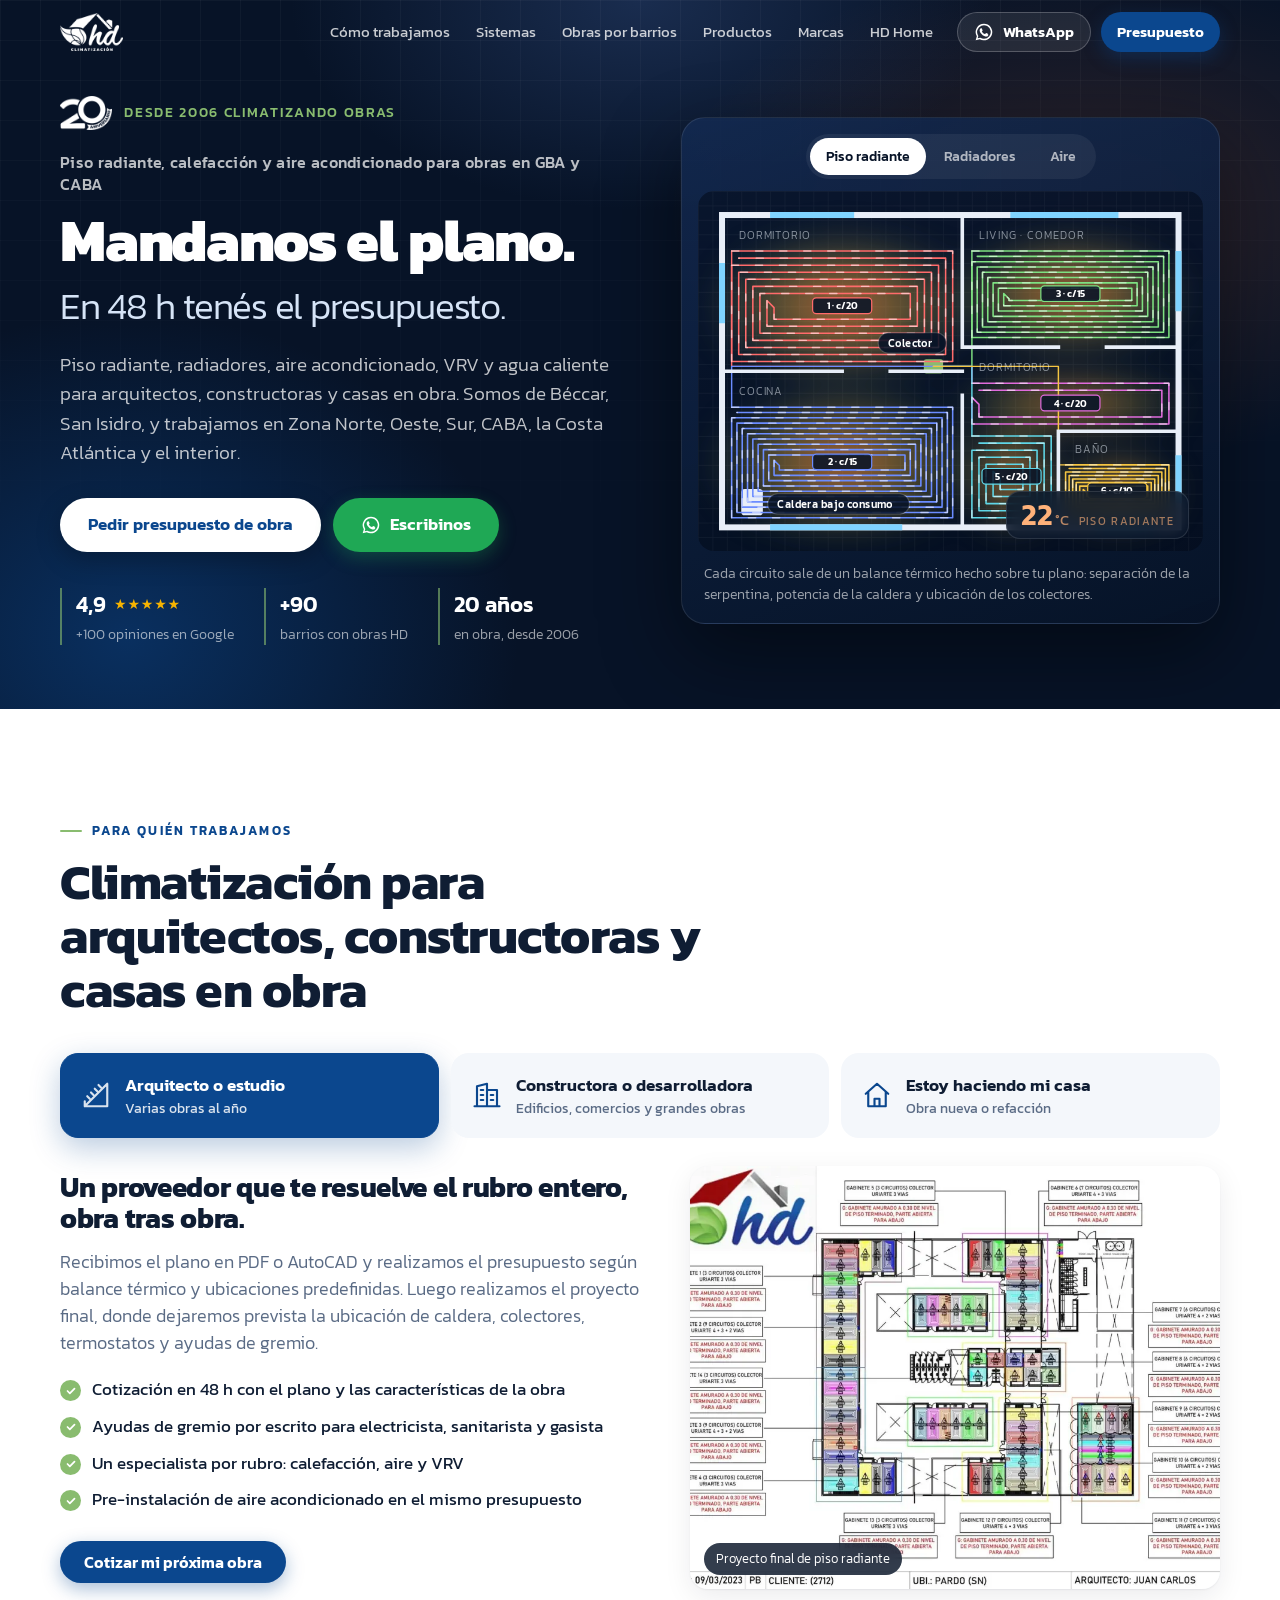
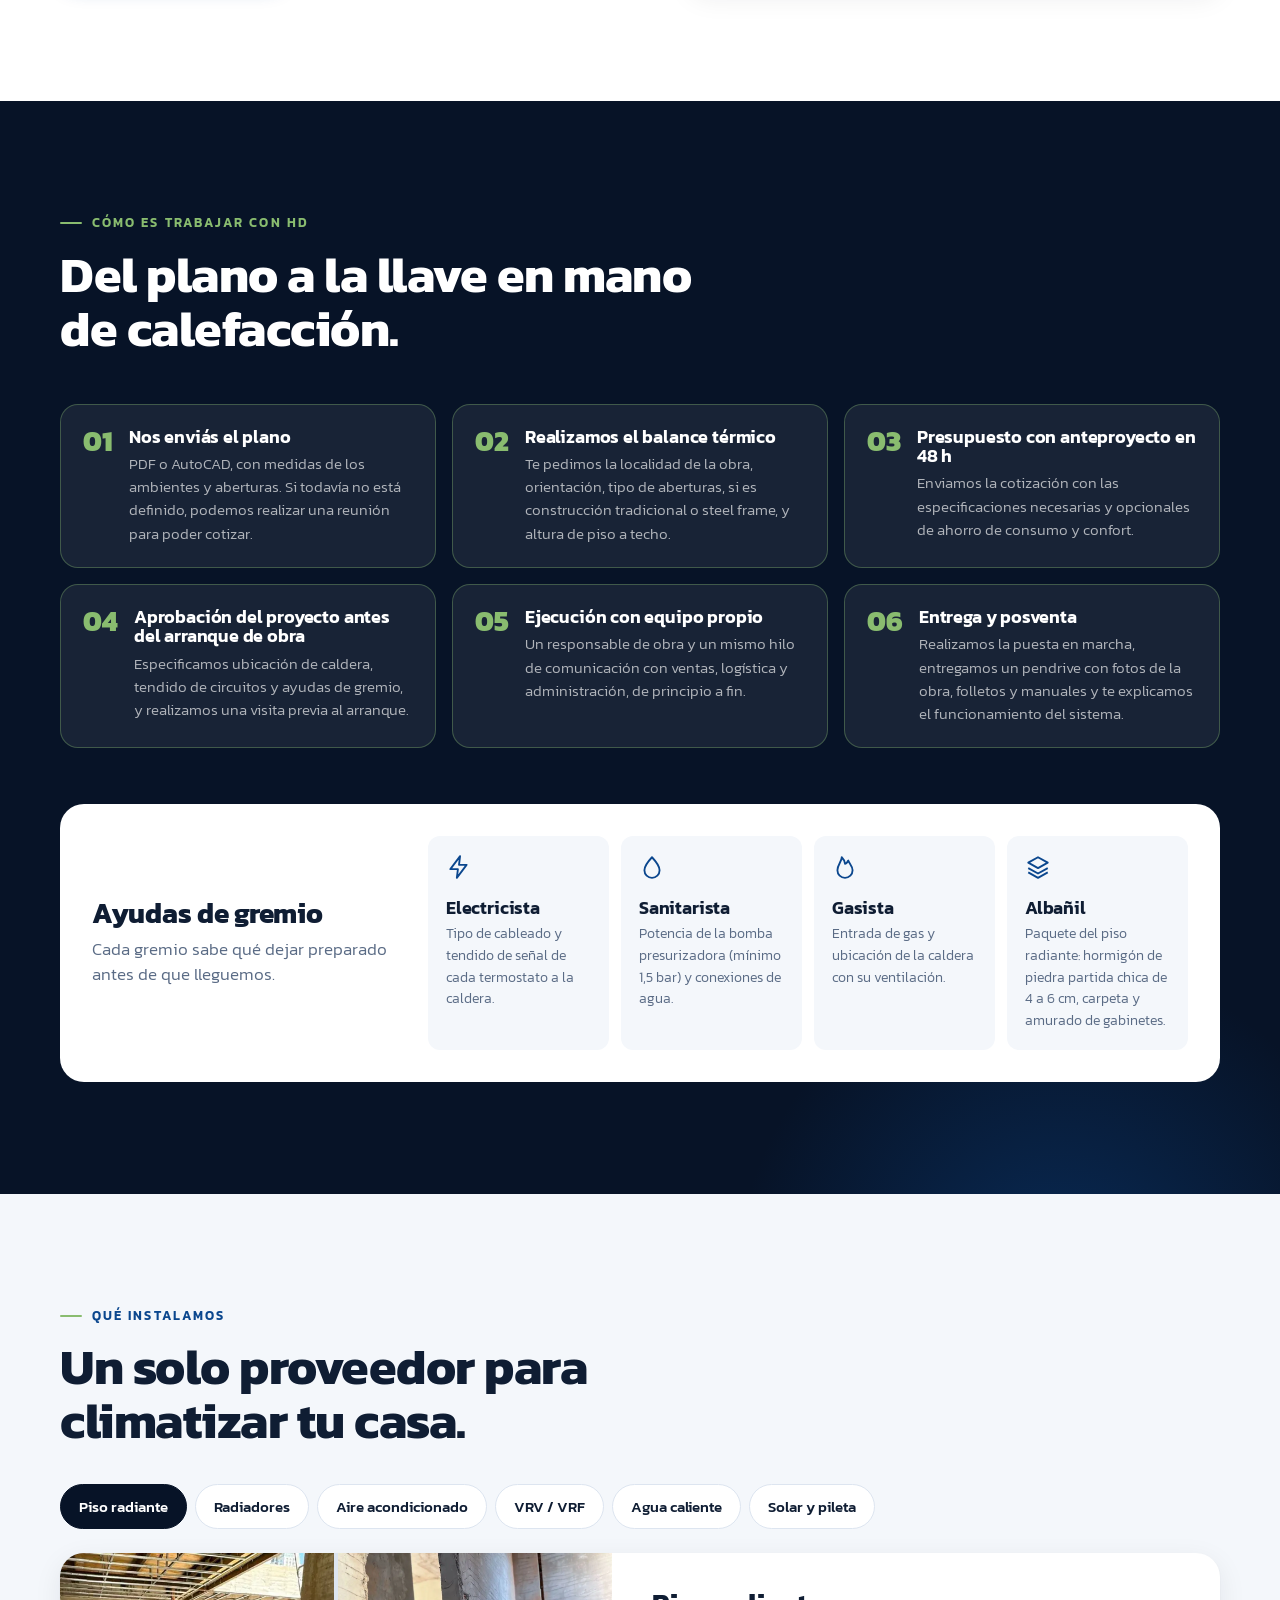
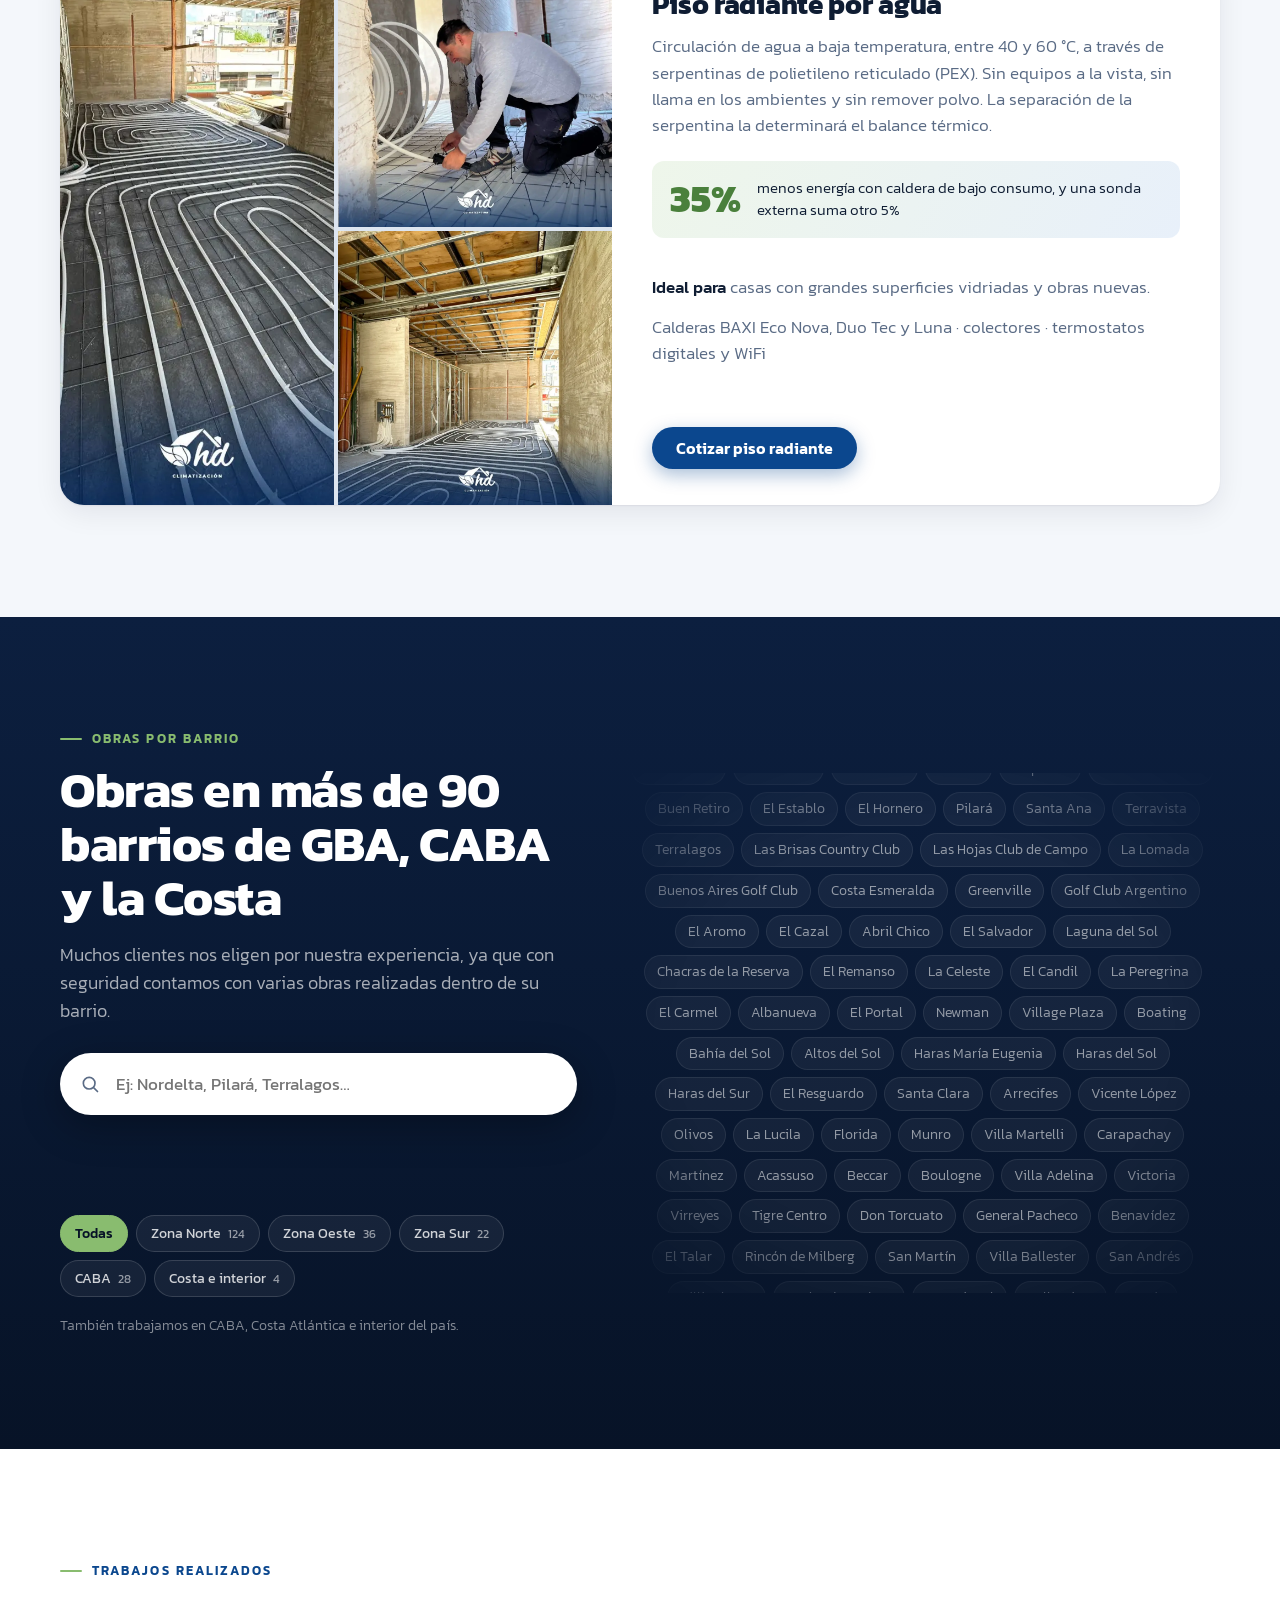
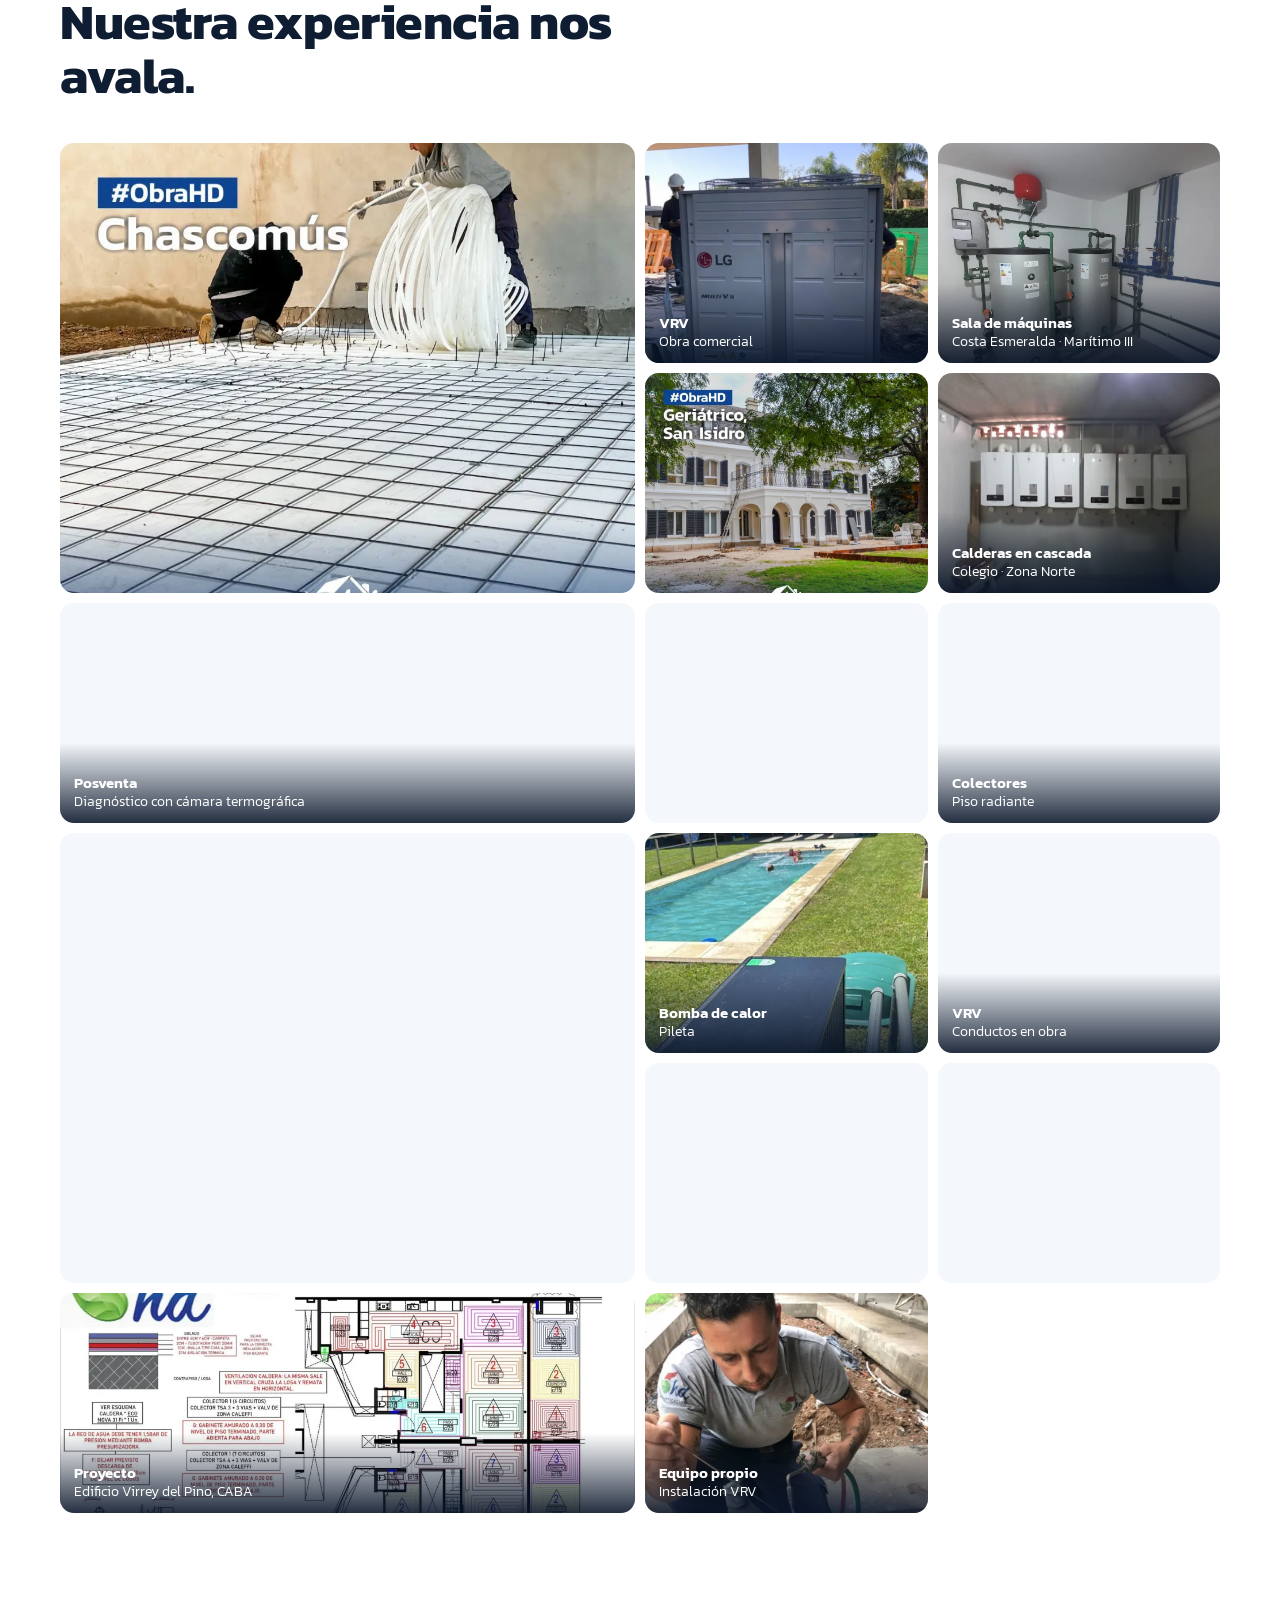
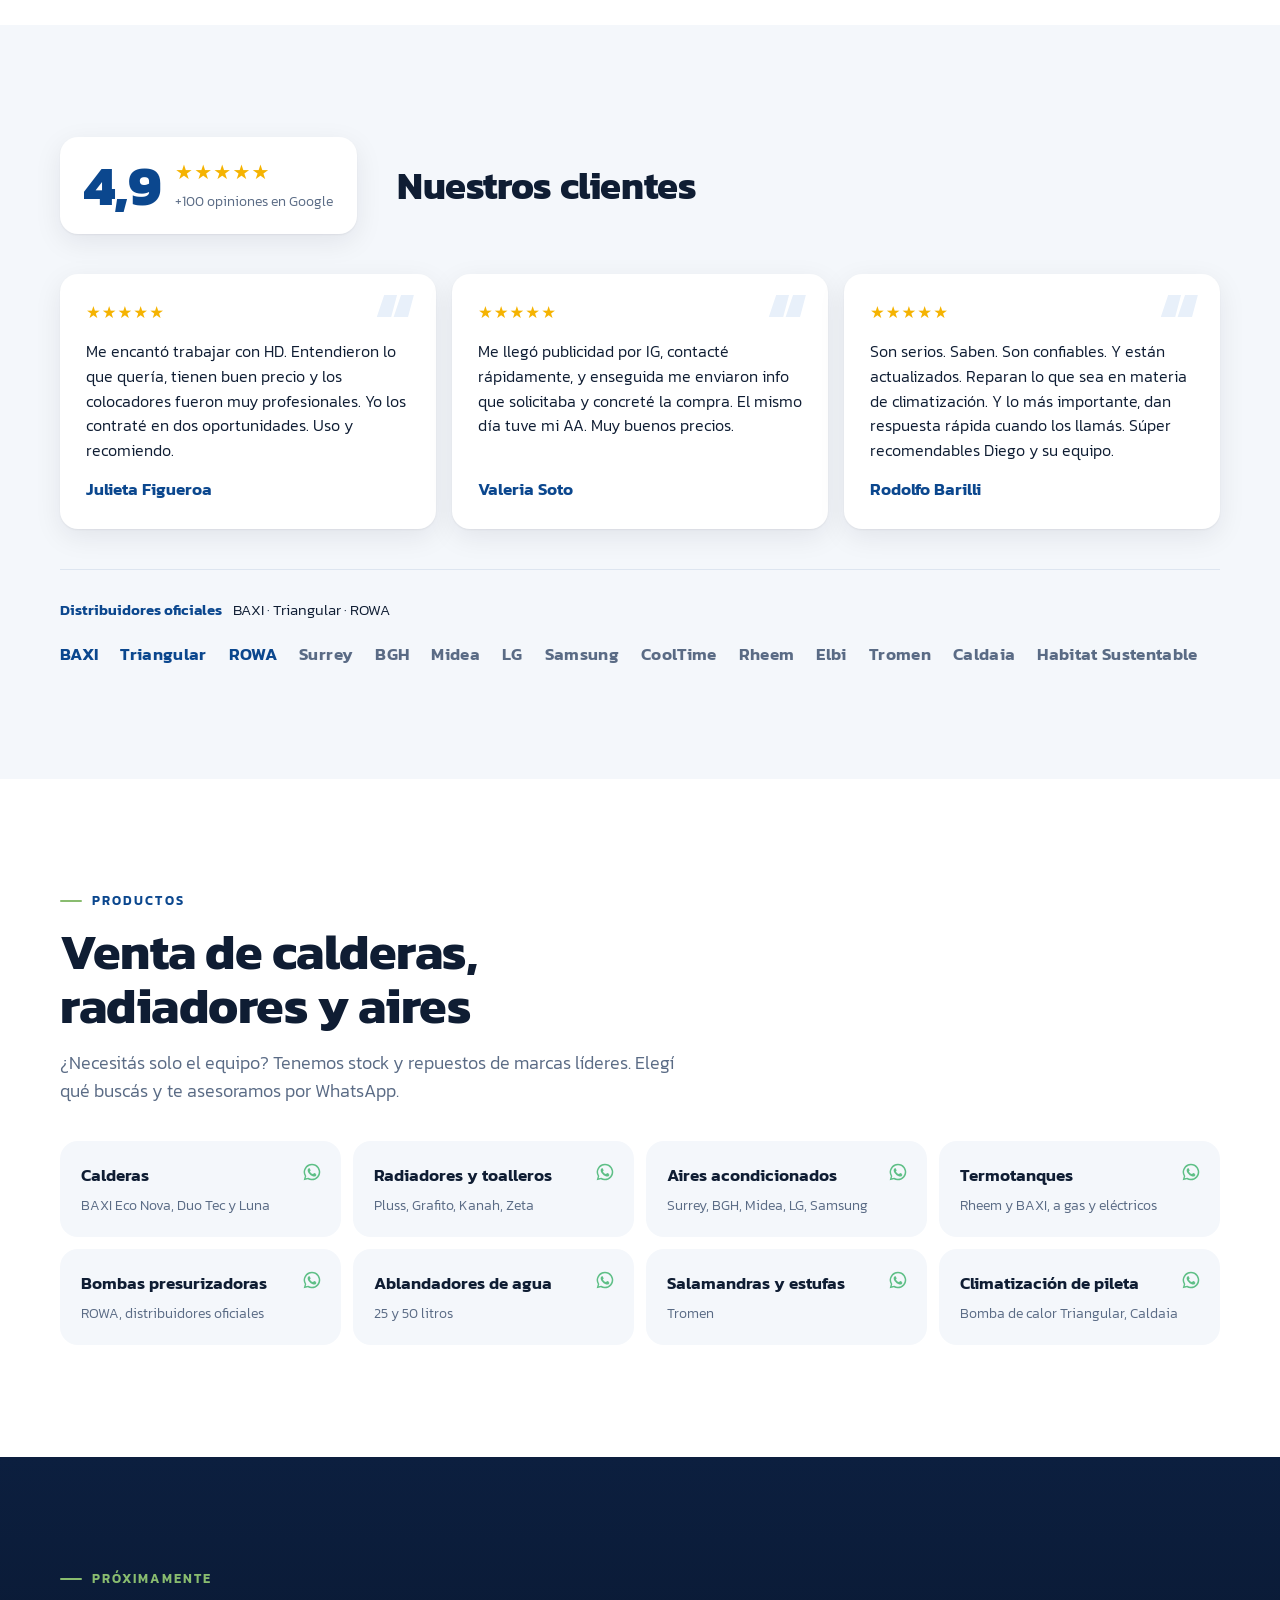
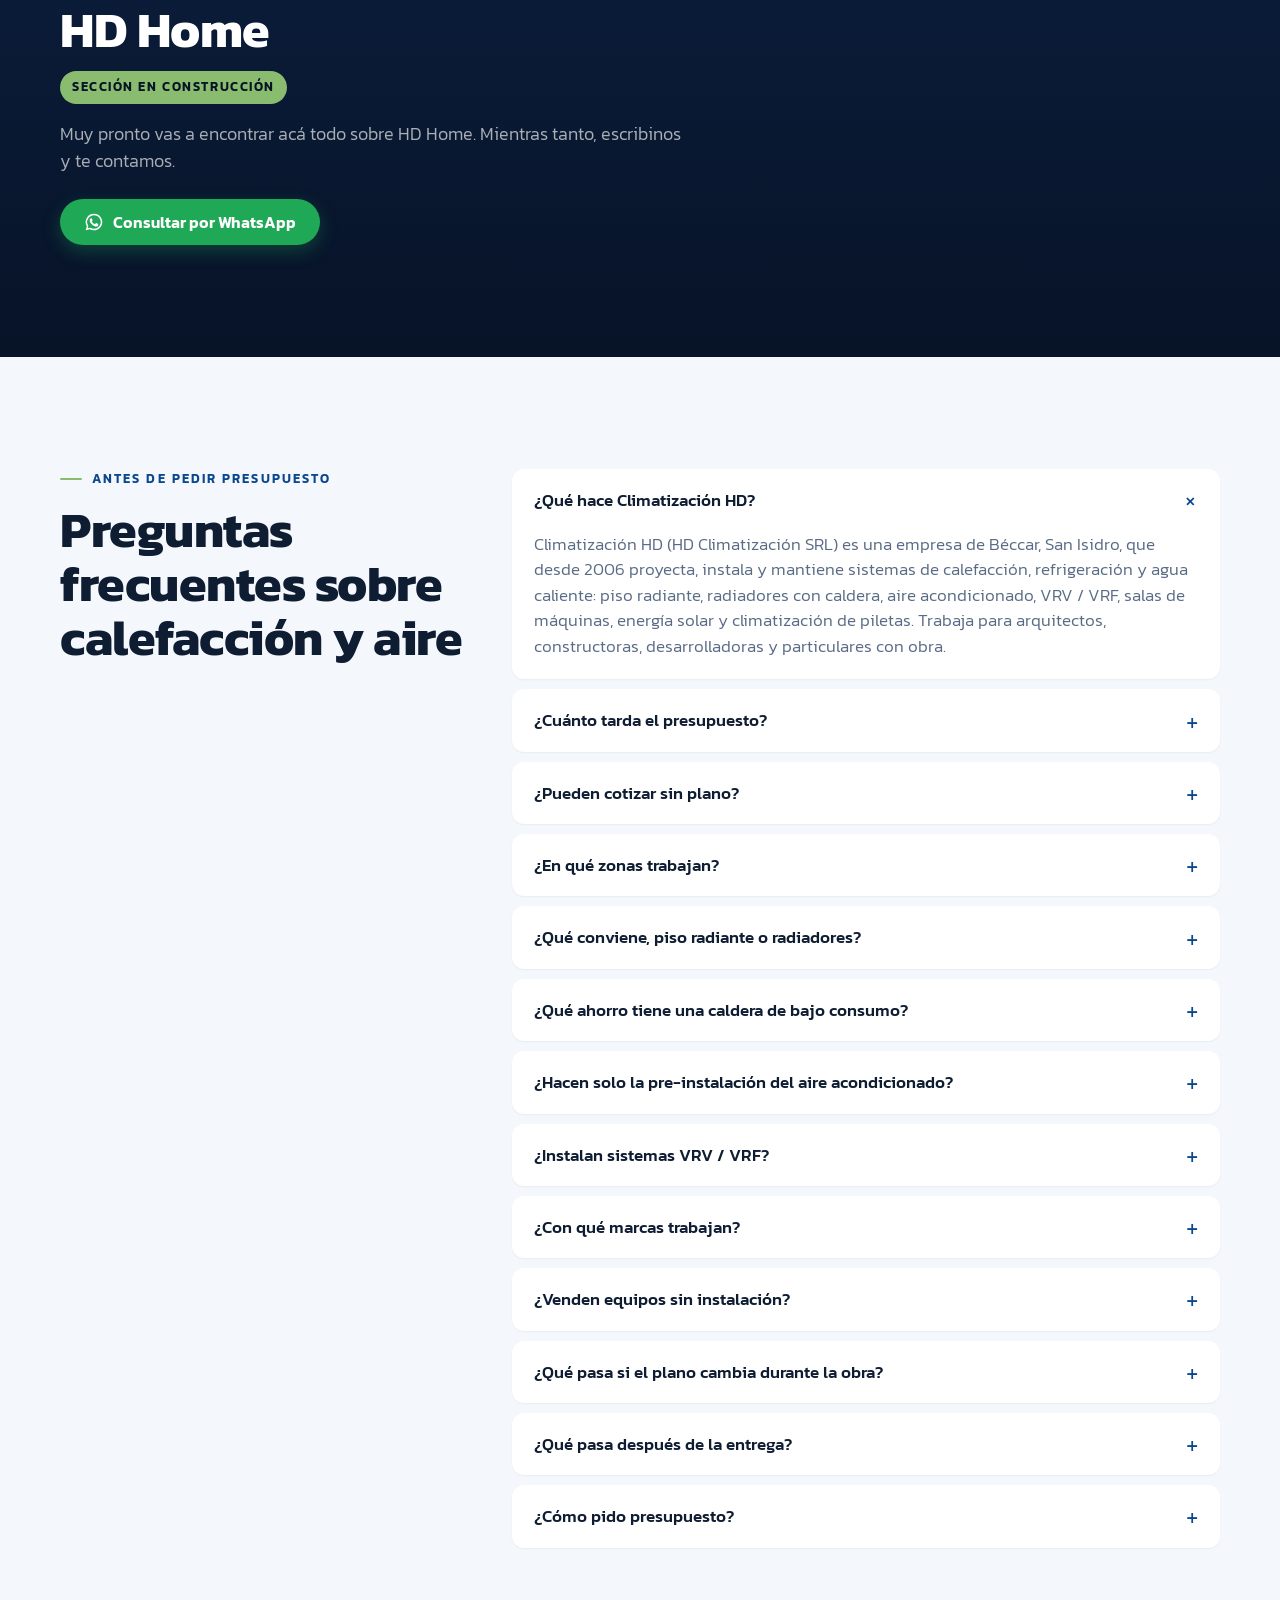
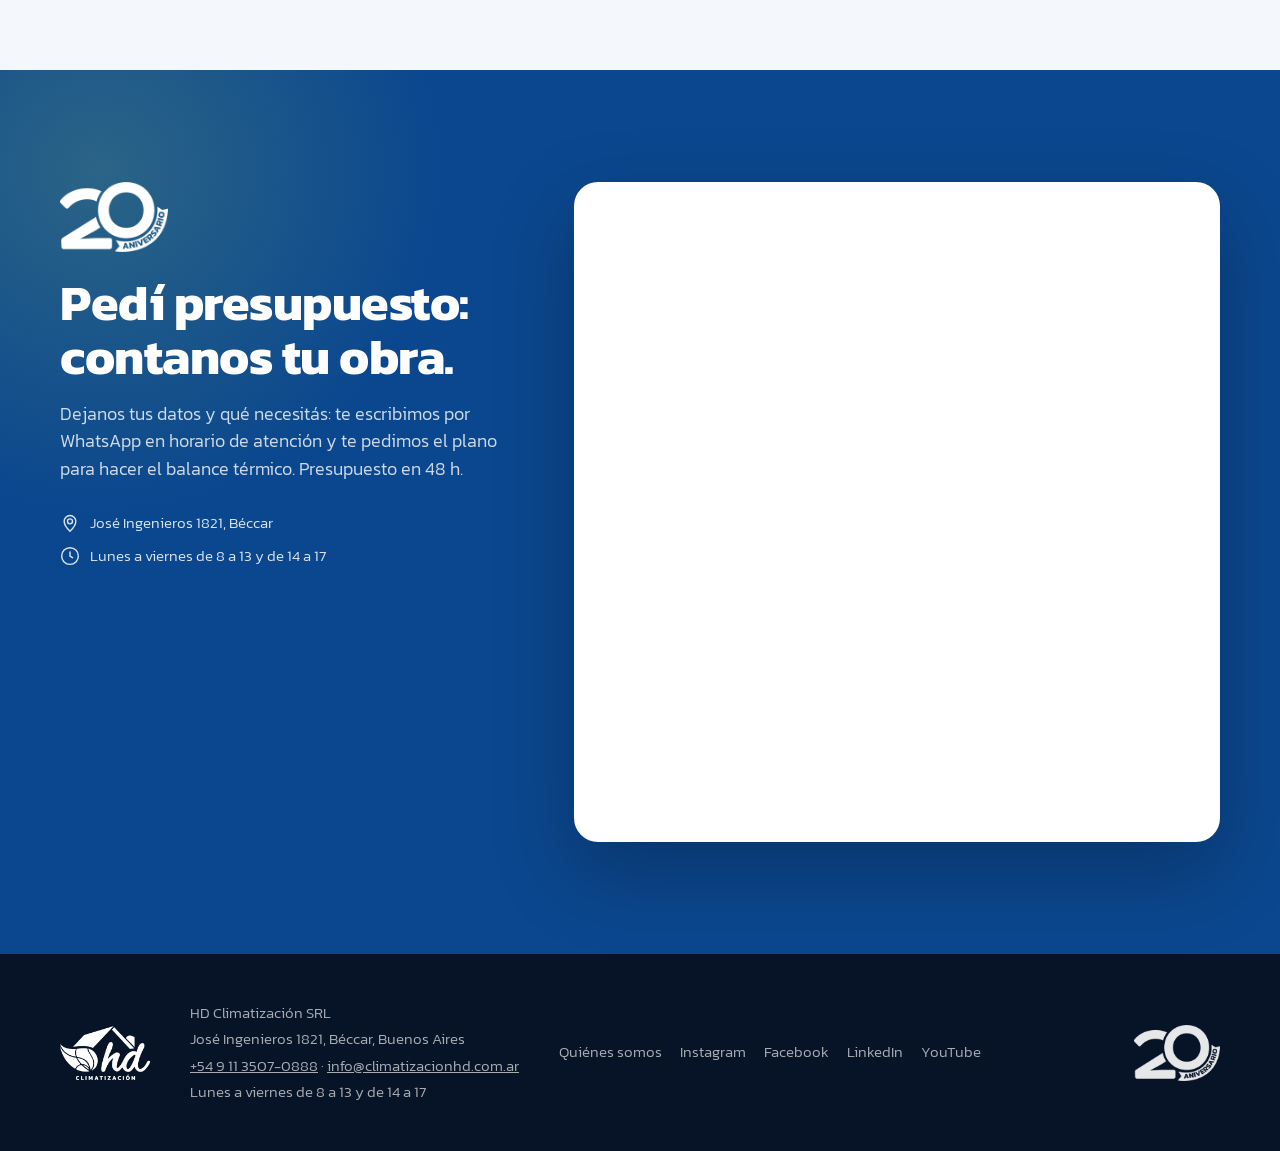
<file: index.html>
<!doctype html>
<html lang="es-AR">
<head>
<meta charset="utf-8">
<!-- Google Analytics 4 (G-SFQTQE2KG9, vinculada a Google Ads) -->
<script async src="https://www.googletagmanager.com/gtag/js?id=G-SFQTQE2KG9"></script>
<script>
  window.dataLayer = window.dataLayer || [];
  function gtag(){dataLayer.push(arguments);}
  gtag('js', new Date());
  gtag('config', 'G-SFQTQE2KG9');
</script>
<meta name="viewport" content="width=device-width, initial-scale=1, viewport-fit=cover">
<title>Climatización HD | Piso radiante, calefacción y aire en GBA</title>
<meta name="description" content="Piso radiante, radiadores, aire acondicionado, VRV y agua caliente para obras. Mandanos el plano y en 48 h tenés el presupuesto. 20 años y más de 90 barrios.">
<link rel="canonical" href="https://climatizacionhd.com/">
<meta name="robots" content="index, follow, max-image-preview:large">
<meta name="geo.region" content="AR-B">
<meta name="geo.placename" content="Béccar, San Isidro">
<meta property="og:type" content="website">
<meta property="og:locale" content="es_AR">
<meta property="og:site_name" content="Climatización HD">
<meta property="og:url" content="https://climatizacionhd.com/">
<meta property="og:title" content="Climatización HD · 20 años climatizando obras">
<meta property="og:description" content="Piso radiante, radiadores, aire acondicionado y VRV para obras en GBA y CABA. Mandanos el plano: en 48 h tenés el presupuesto.">
<meta property="og:image" content="https://climatizacionhd.com/img/og.jpg">
<meta property="og:image:width" content="1200">
<meta property="og:image:height" content="630">
<meta property="og:image:alt" content="Climatización HD, calefacción y refrigeración para obras desde 2006">
<meta name="twitter:card" content="summary_large_image">
<meta name="twitter:title" content="Climatización HD · 20 años climatizando obras">
<meta name="twitter:description" content="Piso radiante, radiadores, aire acondicionado y VRV para obras en GBA y CABA. Presupuesto en 48 h.">
<meta name="twitter:image" content="https://climatizacionhd.com/img/og.jpg">
<meta name="theme-color" content="#071327">
<link rel="icon" type="image/png" sizes="192x192" href="img/favicon.png">
<link rel="icon" type="image/png" sizes="32x32" href="img/favicon-32.png">
<link rel="apple-touch-icon" href="img/apple-touch-icon.png">
<link rel="alternate" type="text/plain" href="/llms.txt" title="Resumen para asistentes de IA">
<link rel="preconnect" href="https://fonts.googleapis.com">
<link rel="preconnect" href="https://fonts.gstatic.com" crossorigin>
<link rel="preload" as="style" href="https://fonts.googleapis.com/css2?family=Kanit:wght@300;400;500;600;700;800&display=swap">
<link href="https://fonts.googleapis.com/css2?family=Kanit:wght@300;400;500;600;700;800&display=swap" rel="stylesheet" media="print" onload="this.media='all'">
<noscript><link href="https://fonts.googleapis.com/css2?family=Kanit:wght@300;400;500;600;700;800&display=swap" rel="stylesheet"></noscript>
<link rel="stylesheet" href="estilo.css">
<script type="application/ld+json">
{"@context":"https://schema.org","@graph":[{"@type":"Organization","@id":"https://climatizacionhd.com/#organization","name":"Climatización HD","legalName":"HD Climatización SRL","url":"https://climatizacionhd.com/","logo":{"@type":"ImageObject","url":"https://climatizacionhd.com/img/logo-blanco.png","width":900,"height":539},"email":"info@climatizacionhd.com.ar","telephone":"+54 9 11 3507-0888","foundingDate":"2006","address":{"@type":"PostalAddress","streetAddress":"José Ingenieros 1821","addressLocality":"Béccar","addressRegion":"Buenos Aires","postalCode":"B1643FQI","addressCountry":"AR"},"sameAs":["https://www.instagram.com/hd_climatizacion/","https://www.facebook.com/hdclimatizacion/","https://ar.linkedin.com/company/climatizacion-hd","https://youtube.com/@climatizacionhd"],"contactPoint":{"@type":"ContactPoint","contactType":"sales","telephone":"+54 9 11 3507-0888","email":"info@climatizacionhd.com.ar","areaServed":"AR","availableLanguage":"es"}},{"@type":"HVACBusiness","@id":"https://climatizacionhd.com/#negocio","name":"Climatización HD","legalName":"HD Climatización SRL","description":"Empresa de Béccar (San Isidro) que desde 2006 proyecta, instala y mantiene piso radiante, calefacción por radiadores, aire acondicionado, VRV / VRF, agua caliente, energía solar y climatización de piletas para obras en GBA, CABA, la Costa Atlántica y el interior. Presupuesto en 48 h con el plano.","url":"https://climatizacionhd.com/","image":["https://climatizacionhd.com/img/og.jpg"],"logo":"https://climatizacionhd.com/img/logo-blanco.png","telephone":"+54 9 11 3507-0888","email":"info@climatizacionhd.com.ar","address":{"@type":"PostalAddress","streetAddress":"José Ingenieros 1821","addressLocality":"Béccar","addressRegion":"Buenos Aires","postalCode":"B1643FQI","addressCountry":"AR"},"hasMap":"https://www.google.com/maps/search/?api=1&query=Jos%C3%A9%20Ingenieros%201821%2C%20B%C3%A9ccar%2C%20Buenos%20Aires","openingHoursSpecification":[{"@type":"OpeningHoursSpecification","dayOfWeek":["Monday","Tuesday","Wednesday","Thursday","Friday"],"opens":"08:00","closes":"13:00"},{"@type":"OpeningHoursSpecification","dayOfWeek":["Monday","Tuesday","Wednesday","Thursday","Friday"],"opens":"14:00","closes":"17:00"}],"areaServed":[{"@type":"AdministrativeArea","name":"Zona Norte del Gran Buenos Aires"},{"@type":"AdministrativeArea","name":"Zona Oeste del Gran Buenos Aires"},{"@type":"AdministrativeArea","name":"Zona Sur del Gran Buenos Aires"},{"@type":"AdministrativeArea","name":"Ciudad Autónoma de Buenos Aires"},{"@type":"AdministrativeArea","name":"Costa Atlántica, Provincia de Buenos Aires"},{"@type":"Place","name":"San Isidro"},{"@type":"Place","name":"Béccar"},{"@type":"Place","name":"Tigre"},{"@type":"Place","name":"Nordelta"},{"@type":"Place","name":"San Fernando"},{"@type":"Place","name":"Pilar"},{"@type":"Place","name":"Ezeiza"},{"@type":"Place","name":"Chascomús"},{"@type":"Place","name":"Costa Esmeralda"}],"foundingDate":"2006","parentOrganization":{"@id":"https://climatizacionhd.com/#organization"},"sameAs":["https://www.instagram.com/hd_climatizacion/","https://www.facebook.com/hdclimatizacion/","https://ar.linkedin.com/company/climatizacion-hd","https://youtube.com/@climatizacionhd"],"knowsAbout":["Piso radiante","Calefacción por radiadores","Calderas","Balance térmico","Aire acondicionado","VRV","VRF","Agua caliente sanitaria","Salas de máquinas","Energía solar","Climatización de piletas"],"brand":[{"@type":"Brand","name":"BAXI"},{"@type":"Brand","name":"Triangular"},{"@type":"Brand","name":"ROWA"}],"hasOfferCatalog":{"@type":"OfferCatalog","name":"Servicios de climatización","itemListElement":[{"@type":"Offer","itemOffered":{"@id":"https://climatizacionhd.com/#servicio-piso-radiante"}},{"@type":"Offer","itemOffered":{"@id":"https://climatizacionhd.com/#servicio-radiadores"}},{"@type":"Offer","itemOffered":{"@id":"https://climatizacionhd.com/#servicio-aire-acondicionado"}},{"@type":"Offer","itemOffered":{"@id":"https://climatizacionhd.com/#servicio-vrv"}},{"@type":"Offer","itemOffered":{"@id":"https://climatizacionhd.com/#servicio-agua-caliente"}},{"@type":"Offer","itemOffered":{"@id":"https://climatizacionhd.com/#servicio-solar-pileta"}},{"@type":"Offer","itemOffered":{"@id":"https://climatizacionhd.com/#servicio-posventa"}},{"@type":"Offer","itemOffered":{"@id":"https://climatizacionhd.com/#servicio-venta-equipos"}}]}},{"@type":"Service","@id":"https://climatizacionhd.com/#servicio-piso-radiante","name":"Instalación de piso radiante","serviceType":"Instalación de piso radiante","description":"Piso radiante por agua con serpentinas de PEX y caldera, dimensionado con balance térmico.","provider":{"@id":"https://climatizacionhd.com/#negocio"},"areaServed":[{"@type":"AdministrativeArea","name":"Zona Norte del Gran Buenos Aires"},{"@type":"AdministrativeArea","name":"Zona Oeste del Gran Buenos Aires"},{"@type":"AdministrativeArea","name":"Zona Sur del Gran Buenos Aires"},{"@type":"AdministrativeArea","name":"Ciudad Autónoma de Buenos Aires"},{"@type":"AdministrativeArea","name":"Costa Atlántica, Provincia de Buenos Aires"}],"availableChannel":{"@type":"ServiceChannel","serviceUrl":"https://climatizacionhd.com/#presupuesto","servicePhone":{"@type":"ContactPoint","telephone":"+54 9 11 3507-0888"}}},{"@type":"Service","@id":"https://climatizacionhd.com/#servicio-radiadores","name":"Calefacción por radiadores","serviceType":"Calefacción por radiadores","description":"Calefacción por radiadores y toalleros con caldera, para obras nuevas, refacciones y edificios.","provider":{"@id":"https://climatizacionhd.com/#negocio"},"areaServed":[{"@type":"AdministrativeArea","name":"Zona Norte del Gran Buenos Aires"},{"@type":"AdministrativeArea","name":"Zona Oeste del Gran Buenos Aires"},{"@type":"AdministrativeArea","name":"Zona Sur del Gran Buenos Aires"},{"@type":"AdministrativeArea","name":"Ciudad Autónoma de Buenos Aires"},{"@type":"AdministrativeArea","name":"Costa Atlántica, Provincia de Buenos Aires"}],"availableChannel":{"@type":"ServiceChannel","serviceUrl":"https://climatizacionhd.com/#presupuesto","servicePhone":{"@type":"ContactPoint","telephone":"+54 9 11 3507-0888"}}},{"@type":"Service","@id":"https://climatizacionhd.com/#servicio-aire-acondicionado","name":"Instalación y pre-instalación de aire acondicionado","serviceType":"Instalación y pre-instalación de aire acondicionado","description":"Split, multi split, piso techo, cassette y baja silueta, frío/calor e inverter; pre-instalación durante la obra.","provider":{"@id":"https://climatizacionhd.com/#negocio"},"areaServed":[{"@type":"AdministrativeArea","name":"Zona Norte del Gran Buenos Aires"},{"@type":"AdministrativeArea","name":"Zona Oeste del Gran Buenos Aires"},{"@type":"AdministrativeArea","name":"Zona Sur del Gran Buenos Aires"},{"@type":"AdministrativeArea","name":"Ciudad Autónoma de Buenos Aires"},{"@type":"AdministrativeArea","name":"Costa Atlántica, Provincia de Buenos Aires"}],"availableChannel":{"@type":"ServiceChannel","serviceUrl":"https://climatizacionhd.com/#presupuesto","servicePhone":{"@type":"ContactPoint","telephone":"+54 9 11 3507-0888"}}},{"@type":"Service","@id":"https://climatizacionhd.com/#servicio-vrv","name":"Sistemas VRV / VRF","serviceType":"Sistemas VRV / VRF","description":"Proyecto, provisión, instalación y puesta en marcha de sistemas de caudal de refrigerante variable para edificios y obras comerciales.","provider":{"@id":"https://climatizacionhd.com/#negocio"},"areaServed":[{"@type":"AdministrativeArea","name":"Zona Norte del Gran Buenos Aires"},{"@type":"AdministrativeArea","name":"Zona Oeste del Gran Buenos Aires"},{"@type":"AdministrativeArea","name":"Zona Sur del Gran Buenos Aires"},{"@type":"AdministrativeArea","name":"Ciudad Autónoma de Buenos Aires"},{"@type":"AdministrativeArea","name":"Costa Atlántica, Provincia de Buenos Aires"}],"availableChannel":{"@type":"ServiceChannel","serviceUrl":"https://climatizacionhd.com/#presupuesto","servicePhone":{"@type":"ContactPoint","telephone":"+54 9 11 3507-0888"}}},{"@type":"Service","@id":"https://climatizacionhd.com/#servicio-agua-caliente","name":"Agua caliente sanitaria y salas de máquinas","serviceType":"Agua caliente sanitaria y salas de máquinas","description":"Acumuladores de 200 a más de 1000 litros, calderas en cascada, termotanques, bombas presurizadoras y ablandadores.","provider":{"@id":"https://climatizacionhd.com/#negocio"},"areaServed":[{"@type":"AdministrativeArea","name":"Zona Norte del Gran Buenos Aires"},{"@type":"AdministrativeArea","name":"Zona Oeste del Gran Buenos Aires"},{"@type":"AdministrativeArea","name":"Zona Sur del Gran Buenos Aires"},{"@type":"AdministrativeArea","name":"Ciudad Autónoma de Buenos Aires"},{"@type":"AdministrativeArea","name":"Costa Atlántica, Provincia de Buenos Aires"}],"availableChannel":{"@type":"ServiceChannel","serviceUrl":"https://climatizacionhd.com/#presupuesto","servicePhone":{"@type":"ContactPoint","telephone":"+54 9 11 3507-0888"}}},{"@type":"Service","@id":"https://climatizacionhd.com/#servicio-solar-pileta","name":"Energía solar y climatización de piletas","serviceType":"Energía solar y climatización de piletas","description":"Termotanques y colectores solares, paneles fotovoltaicos y bomba de calor o climatizador a gas para piletas.","provider":{"@id":"https://climatizacionhd.com/#negocio"},"areaServed":[{"@type":"AdministrativeArea","name":"Zona Norte del Gran Buenos Aires"},{"@type":"AdministrativeArea","name":"Zona Oeste del Gran Buenos Aires"},{"@type":"AdministrativeArea","name":"Zona Sur del Gran Buenos Aires"},{"@type":"AdministrativeArea","name":"Ciudad Autónoma de Buenos Aires"},{"@type":"AdministrativeArea","name":"Costa Atlántica, Provincia de Buenos Aires"}],"availableChannel":{"@type":"ServiceChannel","serviceUrl":"https://climatizacionhd.com/#presupuesto","servicePhone":{"@type":"ContactPoint","telephone":"+54 9 11 3507-0888"}}},{"@type":"Service","@id":"https://climatizacionhd.com/#servicio-posventa","name":"Servicio técnico y posventa","serviceType":"Servicio técnico y posventa","description":"Mantenimiento y diagnóstico de piso radiante con cámara termográfica, sin romper.","provider":{"@id":"https://climatizacionhd.com/#negocio"},"areaServed":[{"@type":"AdministrativeArea","name":"Zona Norte del Gran Buenos Aires"},{"@type":"AdministrativeArea","name":"Zona Oeste del Gran Buenos Aires"},{"@type":"AdministrativeArea","name":"Zona Sur del Gran Buenos Aires"},{"@type":"AdministrativeArea","name":"Ciudad Autónoma de Buenos Aires"},{"@type":"AdministrativeArea","name":"Costa Atlántica, Provincia de Buenos Aires"}],"availableChannel":{"@type":"ServiceChannel","serviceUrl":"https://climatizacionhd.com/#presupuesto","servicePhone":{"@type":"ContactPoint","telephone":"+54 9 11 3507-0888"}}},{"@type":"Service","@id":"https://climatizacionhd.com/#servicio-venta-equipos","name":"Venta de equipos de climatización","serviceType":"Venta de equipos de climatización","description":"Calderas, radiadores, aires acondicionados, termotanques, bombas, ablandadores y climatizadores de pileta, con stock y repuestos.","provider":{"@id":"https://climatizacionhd.com/#negocio"},"areaServed":[{"@type":"AdministrativeArea","name":"Zona Norte del Gran Buenos Aires"},{"@type":"AdministrativeArea","name":"Zona Oeste del Gran Buenos Aires"},{"@type":"AdministrativeArea","name":"Zona Sur del Gran Buenos Aires"},{"@type":"AdministrativeArea","name":"Ciudad Autónoma de Buenos Aires"},{"@type":"AdministrativeArea","name":"Costa Atlántica, Provincia de Buenos Aires"}],"availableChannel":{"@type":"ServiceChannel","serviceUrl":"https://climatizacionhd.com/#presupuesto","servicePhone":{"@type":"ContactPoint","telephone":"+54 9 11 3507-0888"}}},{"@type":"WebSite","@id":"https://climatizacionhd.com/#website","url":"https://climatizacionhd.com/","name":"Climatización HD","inLanguage":"es-AR","publisher":{"@id":"https://climatizacionhd.com/#organization"}},{"@type":"WebPage","@id":"https://climatizacionhd.com/#webpage","url":"https://climatizacionhd.com/","name":"Climatización HD | Piso radiante, calefacción y aire en GBA","description":"Piso radiante, radiadores, aire acondicionado, VRV y agua caliente para obras. Mandanos el plano y en 48 h tenés el presupuesto. 20 años y más de 90 barrios.","inLanguage":"es-AR","isPartOf":{"@id":"https://climatizacionhd.com/#website"},"about":{"@id":"https://climatizacionhd.com/#negocio"},"primaryImageOfPage":{"@type":"ImageObject","url":"https://climatizacionhd.com/img/og.jpg"},"dateModified":"2026-10-21"},{"@type":"FAQPage","@id":"https://climatizacionhd.com/#faq","mainEntity":[{"@type":"Question","name":"¿Qué hace Climatización HD?","acceptedAnswer":{"@type":"Answer","text":"Climatización HD (HD Climatización SRL) es una empresa de Béccar, San Isidro, que desde 2006 proyecta, instala y mantiene sistemas de calefacción, refrigeración y agua caliente: piso radiante, radiadores con caldera, aire acondicionado, VRV / VRF, salas de máquinas, energía solar y climatización de piletas. Trabaja para arquitectos, constructoras, desarrolladoras y particulares con obra."}},{"@type":"Question","name":"¿Cuánto tarda el presupuesto?","acceptedAnswer":{"@type":"Answer","text":"El presupuesto sale en 48 horas desde que recibimos el plano de la obra en PDF o AutoCAD. Se arma según balance térmico, con un anteproyecto y los opcionales de ahorro de consumo y confort. Una vez aprobado, el proyecto final deja prevista la ubicación de caldera, colectores, termostatos y ayudas de gremio."}},{"@type":"Question","name":"¿Pueden cotizar sin plano?","acceptedAnswer":{"@type":"Answer","text":"Para calefacción necesitamos el plano porque el presupuesto sale de un balance térmico. Si todavía no lo tenés cerrado, coordinamos una reunión por Zoom o presencial y avanzamos con lo que haya."}},{"@type":"Question","name":"¿En qué zonas trabajan?","acceptedAnswer":{"@type":"Answer","text":"Trabajamos en Zona Norte, Zona Oeste y Zona Sur del Gran Buenos Aires, en CABA, en la Costa Atlántica y en el interior del país, con obras en más de 90 barrios privados como Nordelta, Pilará, Puertos del Lago, Terralagos y Haras Santa María."}},{"@type":"Question","name":"¿Qué conviene, piso radiante o radiadores?","acceptedAnswer":{"@type":"Answer","text":"Depende de la obra. El piso radiante conviene en obras nuevas y casas con grandes superficies vidriadas: no deja equipos a la vista y, con caldera de bajo consumo, ahorra alrededor de 35% de energía. Los radiadores convienen en refacciones, casas habitadas y edificios, porque la cañería puede ir por piso, pared o cielorraso. La recomendación sale del balance térmico de tu plano."}},{"@type":"Question","name":"¿Qué ahorro tiene una caldera de bajo consumo?","acceptedAnswer":{"@type":"Answer","text":"En piso radiante, alrededor de 35% de energía; en radiadores, cerca de 15%. Una sonda externa suma otro 5%."}},{"@type":"Question","name":"¿Hacen solo la pre-instalación del aire acondicionado?","acceptedAnswer":{"@type":"Answer","text":"Sí. Podemos dejar la pre-instalación hecha durante la obra y proveer los equipos después, o todo junto. Instalamos split, multi split, piso techo, cassette y baja silueta, frío/calor e inverter."}},{"@type":"Question","name":"¿Instalan sistemas VRV / VRF?","acceptedAnswer":{"@type":"Answer","text":"Sí. Hacemos proyecto, provisión, instalación y puesta en marcha de sistemas VRV / VRF para obras comerciales, edificios, geriátricos, clínicas y casas de gran superficie, con un especialista dedicado a estas obras."}},{"@type":"Question","name":"¿Con qué marcas trabajan?","acceptedAnswer":{"@type":"Answer","text":"Somos distribuidores oficiales de BAXI · Triangular y de bombas ROWA. También trabajamos con Surrey, BGH, Midea, LG, Samsung, CoolTime, Rheem, Elbi, Tromen y Caldaia."}},{"@type":"Question","name":"¿Venden equipos sin instalación?","acceptedAnswer":{"@type":"Answer","text":"Sí. Tenemos stock y repuestos de calderas, radiadores y toalleros, aires acondicionados, termotanques, bombas presurizadoras, ablandadores, salamandras y climatizadores de pileta. Te asesoramos por WhatsApp."}},{"@type":"Question","name":"¿Qué pasa si el plano cambia durante la obra?","acceptedAnswer":{"@type":"Answer","text":"Nos avisás y recalculamos. Un cambio de ambientes o aberturas puede modificar el balance térmico y el presupuesto, y preferimos que lo sepas antes y no después."}},{"@type":"Question","name":"¿Qué pasa después de la entrega?","acceptedAnswer":{"@type":"Answer","text":"Te dejamos un pendrive con fotos de la obra, folletos y manuales y te explicamos el funcionamiento del sistema. El servicio técnico es nuestro y usamos cámara termográfica para diagnosticar el piso radiante sin romper."}},{"@type":"Question","name":"¿Cómo pido presupuesto?","acceptedAnswer":{"@type":"Answer","text":"Completá el formulario de esta página o escribinos por WhatsApp al +54 9 11 3507-0888, o por mail a info@climatizacionhd.com.ar. Atendemos de lunes a viernes de 8 a 13 y de 14 a 17 en José Ingenieros 1821, Béccar."}}]}]}
</script>
</head>
<body>

<!-- ============ BARRA SUPERIOR ============ -->
<header class="top" id="top">
  <div class="top-in">
    <a href="#inicio" class="top-logo" aria-label="Climatización HD, ir al inicio"><img src="img/logo-blanco.webp" alt="Climatización HD" width="320" height="192"></a>
    <nav class="top-nav" id="topNav" aria-label="Secciones">
      <a href="#como">Cómo trabajamos</a>
      <a href="#sistemas">Sistemas</a>
      <a href="#barrios">Obras por barrios</a>
      <a href="#productos">Productos</a>
      <a href="#marcas">Marcas</a>
      <a href="#hd-home">HD Home</a>
    </nav>
    <div class="top-cta">
      <a class="btn btn-ghost btn-sm wa-link" data-msg="Hola, quiero hacer una consulta." href="https://wa.me/5491135070888?text=Hola%2C%20quiero%20hacer%20una%20consulta." target="_blank" rel="noopener" aria-label="Escribinos por WhatsApp"><svg class="ico" aria-hidden="true"><use href="#i-wa"/></svg><span>WhatsApp</span></a>
      <a class="btn btn-primary btn-sm" href="#presupuesto">Presupuesto</a>
      <button class="top-burger" id="burger" type="button" aria-label="Abrir el menú" aria-expanded="false" aria-controls="topNav"><span></span><span></span><span></span></button>
    </div>
  </div>
</header>

<main>

<!-- ============ HERO ============ -->
<section class="hero" id="inicio">
  <div class="hero-bg" aria-hidden="true"></div>
  <div class="wrap hero-in">
    <div class="hero-copy">
      <p class="kicker"><img src="img/sello-blanco.webp" alt="" class="kicker-sello" width="240" height="156"> Desde 2006 climatizando obras</p>
      <h1><small class="h1-kw">Piso radiante, calefacción y aire acondicionado para obras en GBA y CABA</small>Mandanos el plano.<br><span>En 48&nbsp;h tenés el presupuesto.</span></h1>
      <p class="lead">Piso radiante, radiadores, aire acondicionado, VRV y agua caliente para arquitectos, constructoras y casas en obra. Somos de Béccar, San Isidro, y trabajamos en Zona Norte, Oeste, Sur, CABA, la Costa Atlántica y el interior.</p>
      <div class="hero-btns">
        <a class="btn btn-primary btn-lg" href="#presupuesto">Pedir presupuesto<span class="hide-m">&nbsp;de obra</span></a>
        <a class="btn btn-wa btn-lg wa-link" data-msg="Hola, tengo una obra y quiero cotizar la climatización." href="https://wa.me/5491135070888?text=Hola%2C%20tengo%20una%20obra%20y%20quiero%20cotizar%20la%20climatizaci%C3%B3n." target="_blank" rel="noopener"><svg class="ico" aria-hidden="true"><use href="#i-wa"/></svg>Escribinos</a>
      </div>
      <ul class="hero-proof">
        <li><b>4,9 <i class="stars" aria-label="4,9 de 5 estrellas">★★★★★</i></b><span>+100 opiniones en Google</span></li>
        <li><b>+90</b><span>barrios con obras HD</span></li>
        <li><b>20 años</b><span>en obra, desde 2006</span></li>
      </ul>
    </div>

    <!-- Plano interactivo (decorativo, lo dibuja app.js) -->
    <div class="plano-card" id="plano">
      <div class="plano-head">
        <div class="plano-tabs" role="tablist" aria-label="Elegí un sistema">
          <button class="on" data-sys="piso" role="tab" aria-selected="true">Piso radiante</button>
          <button data-sys="rad" role="tab" aria-selected="false">Radiadores</button>
          <button data-sys="aire" role="tab" aria-selected="false">Aire</button>
        </div>
      </div>
      <div class="plano-stage">
        <svg id="planoSvg" viewBox="0 0 420 300" role="img" aria-label="Plano de una casa con el sistema de climatización proyectado">
          <defs>
            <linearGradient id="gHeat" x1="0" y1="0" x2="1" y2="0">
              <stop offset="0" stop-color="#ff5a3c"/><stop offset=".5" stop-color="#ffb347"/><stop offset="1" stop-color="#ff5a3c"/>
            </linearGradient>
            <radialGradient id="gWarm"><stop offset="0" stop-color="#ff7a3c" stop-opacity=".75"/><stop offset=".55" stop-color="#f5c542" stop-opacity=".35"/><stop offset="1" stop-color="#89bc6f" stop-opacity="0"/></radialGradient>
            <radialGradient id="gCool"><stop offset="0" stop-color="#7fd3ff" stop-opacity=".8"/><stop offset=".6" stop-color="#3b8cff" stop-opacity=".3"/><stop offset="1" stop-color="#0b478e" stop-opacity="0"/></radialGradient>
            <filter id="fBlur" x="-50%" y="-50%" width="200%" height="200%"><feGaussianBlur stdDeviation="14"/></filter>
            <pattern id="pGrid" width="12" height="12" patternUnits="userSpaceOnUse"><path d="M12 0H0V12" fill="none" stroke="rgba(255,255,255,.05)" stroke-width="1"/></pattern>
          </defs>
          <rect x="0" y="0" width="420" height="300" fill="url(#pGrid)"/>
          <g id="heatLayer" filter="url(#fBlur)"></g>
          <g id="sysLayer"></g>
          <g id="walls" fill="none" stroke="#e8eef8" stroke-linecap="square">
            <rect x="20" y="20" width="380" height="260" stroke-width="5"/>
            <path d="M220 20V130 M220 170V280 M20 150H120 M160 150H220 M220 130H300 M340 130H400 M300 200H400 M300 200V280" stroke-width="3"/>
          </g>
          <g id="windows" stroke="#7fd3ff" stroke-width="5" stroke-linecap="butt">
            <path d="M60 20H130 M260 20H350 M20 60V110 M400 50V100 M60 280H170 M330 280H380 M400 220V260"/>
          </g>
          <g class="rooms" fill="rgba(232,238,248,.55)" font-size="9.5" font-family="Kanit" letter-spacing=".08em">
            <text x="34" y="40">DORMITORIO</text><text x="234" y="40">LIVING · COMEDOR</text><text x="34" y="170">COCINA</text><text x="234" y="150">DORMITORIO</text><text x="314" y="218">BAÑO</text>
          </g>
          <g id="tags"></g>
        </svg>
        <div class="plano-temp" aria-live="polite"><span id="tempVal">12</span><small>°C</small><em id="tempLbl">ambiente</em></div>
      </div>
      <p class="plano-foot" id="planoFoot">Cada circuito sale de un balance térmico hecho sobre tu plano: separación de la serpentina, potencia de la caldera y ubicación de los colectores.</p>
    </div>
  </div>
</section>

<!-- ============ PERFILES ============ -->
<section class="perfiles" id="perfiles">
  <div class="wrap">
    <p class="eyebrow">Para quién trabajamos</p>
    <h2>Climatización para arquitectos, constructoras y casas en obra</h2>
    <div class="perfil-tabs" role="tablist" aria-label="Elegí tu perfil">
      <button class="perfil-btn on" data-perfil="arq" role="tab" aria-selected="true"><svg class="ico" aria-hidden="true"><use href="#i-regla"/></svg><b>Arquitecto o estudio</b><span>Varias obras al año</span></button>
      <button class="perfil-btn" data-perfil="cons" role="tab" aria-selected="false"><svg class="ico" aria-hidden="true"><use href="#i-edif"/></svg><b>Constructora o desarrolladora</b><span>Edificios, comercios y grandes obras</span></button>
      <button class="perfil-btn" data-perfil="part" role="tab" aria-selected="false"><svg class="ico" aria-hidden="true"><use href="#i-casa"/></svg><b>Estoy haciendo mi casa</b><span>Obra nueva o refacción</span></button>
    </div>

    <div class="perfil-panel on" data-perfil="arq">
      <div class="perfil-txt">
        <h3>Un proveedor que te resuelve el rubro entero, obra tras obra.</h3>
        <p>Recibimos el plano en PDF o AutoCAD y realizamos el presupuesto según balance térmico y ubicaciones predefinidas. Luego realizamos el proyecto final, donde dejaremos prevista la ubicación de caldera, colectores, termostatos y ayudas de gremio.</p>
        <ul class="checks">
          <li>Cotización en 48&nbsp;h con el plano y las características de la obra</li>
          <li>Ayudas de gremio por escrito para electricista, sanitarista y gasista</li>
          <li>Un especialista por rubro: calefacción, aire y VRV</li>
          <li>Pre-instalación de aire acondicionado en el mismo presupuesto</li>
        </ul>
        <a class="btn btn-primary" href="#presupuesto">Cotizar mi próxima obra</a>
      </div>
      <figure class="perfil-img"><img src="img/plano-piso.webp" alt="Proyecto de piso radiante con ubicación de colectores y caldera" width="1000" height="707" loading="lazy" decoding="async"><figcaption>Proyecto final de piso radiante</figcaption></figure>
    </div>

    <div class="perfil-panel" data-perfil="cons">
      <div class="perfil-txt">
        <h3>Edificios y grandes obras, con un responsable de obra propio.</h3>
        <p>Proyectamos, instalamos y mantenemos sistemas VRV / VRF, salas de máquinas y agua caliente central para edificios residenciales, oficinas, comercios, clínicas, colegios y geriátricos. Con VRV, pocos equipos exteriores alimentan muchas unidades interiores: cada ambiente tiene su propia temperatura y todo el edificio se controla desde un solo lugar. El proyecto se aprueba antes de arrancar y la obra la ejecuta nuestro equipo, de principio a fin.</p>
        <ul class="checks">
          <li>VRV / VRF con control por ambiente y control central de todo el edificio</li>
          <li>Salas de máquinas con calderas en cascada y acumuladores</li>
          <li>Edificios en CABA, colegio en zona norte y geriátrico en San Isidro</li>
          <li>Distribuidores oficiales BAXI · Triangular y ROWA</li>
        </ul>
        <a class="btn btn-primary" href="#presupuesto">Cotizar un desarrollo</a>
      </div>
      <figure class="perfil-img"><img src="img/vrv-equipos.webp" alt="Equipos VRV instalados en obra" width="1000" height="750" loading="lazy" decoding="async"><figcaption>Equipos VRV en obra</figcaption></figure>
    </div>

    <div class="perfil-panel" data-perfil="part">
      <div class="perfil-txt">
        <h3>Tu casa climatizada a medida, del plano a la puesta en marcha.</h3>
        <p>Con el plano de tu casa hacemos el balance térmico y te recomendamos el sistema que mejor le va: piso radiante, radiadores o aire acondicionado. En 48&nbsp;h tenés el presupuesto y, una vez aprobado, nuestro equipo hace la instalación de principio a fin. Al terminar la ponemos en marcha, te explicamos cómo funciona y te dejamos un pendrive con folletos y manuales.</p>
        <ul class="checks">
          <li>Caldera de bajo consumo: hasta 35% menos de energía en piso radiante</li>
          <li>Termostato WiFi para manejar la calefacción desde el celular</li>
          <li>Posventa propia, con cámara termográfica para encontrar fallas sin romper</li>
          <li>Obras en más de 90 barrios de GBA, CABA y la Costa</li>
        </ul>
        <a class="btn btn-primary" href="#presupuesto">Cotizar mi casa</a>
      </div>
      <figure class="perfil-img"><img src="img/radiador-ventana.webp" alt="Radiador instalado bajo una ventana en Golf Club Argentino" width="1000" height="995" loading="lazy" decoding="async"><figcaption>Radiadores · Golf Club Argentino</figcaption></figure>
    </div>
  </div>
</section>

<!-- ============ CÓMO TRABAJAMOS ============ -->
<section class="como" id="como">
  <div class="wrap">
    <p class="eyebrow eyebrow-l">Cómo es trabajar con HD</p>
    <h2>Del plano a la llave en mano de calefacción.</h2>
    <ol class="pasos" id="pasos">
      <li><span class="paso-n">01</span><div><h3>Nos enviás el plano</h3><p>PDF o AutoCAD, con medidas de los ambientes y aberturas. Si todavía no está definido, podemos realizar una reunión para poder cotizar.</p></div></li>
      <li><span class="paso-n">02</span><div><h3>Realizamos el balance térmico</h3><p>Te pedimos la localidad de la obra, orientación, tipo de aberturas, si es construcción tradicional o steel frame, y altura de piso a techo.</p></div></li>
      <li><span class="paso-n">03</span><div><h3>Presupuesto con anteproyecto en 48&nbsp;h</h3><p>Enviamos la cotización con las especificaciones necesarias y opcionales de ahorro de consumo y confort.</p></div></li>
      <li><span class="paso-n">04</span><div><h3>Aprobación del proyecto antes del arranque de obra</h3><p>Especificamos ubicación de caldera, tendido de circuitos y ayudas de gremio, y realizamos una visita previa al arranque.</p></div></li>
      <li><span class="paso-n">05</span><div><h3>Ejecución con equipo propio</h3><p>Un responsable de obra y un mismo hilo de comunicación con ventas, logística y administración, de principio a fin.</p></div></li>
      <li><span class="paso-n">06</span><div><h3>Entrega y posventa</h3><p>Realizamos la puesta en marcha, entregamos un pendrive con fotos de la obra, folletos y manuales y te explicamos el funcionamiento del sistema.</p></div></li>
    </ol>

    <div class="gremios">
      <div class="gremios-head">
        <h3>Ayudas de gremio</h3>
        <p>Cada gremio sabe qué dejar preparado antes de que lleguemos.</p>
      </div>
      <div class="gremio-grid">
        <article class="gremio"><svg class="ico" aria-hidden="true"><use href="#i-rayo"/></svg><h4>Electricista</h4><p>Tipo de cableado y tendido de señal de cada termostato a la caldera.</p></article>
        <article class="gremio"><svg class="ico" aria-hidden="true"><use href="#i-gota"/></svg><h4>Sanitarista</h4><p>Potencia de la bomba presurizadora (mínimo 1,5 bar) y conexiones de agua.</p></article>
        <article class="gremio"><svg class="ico" aria-hidden="true"><use href="#i-llama"/></svg><h4>Gasista</h4><p>Entrada de gas y ubicación de la caldera con su ventilación.</p></article>
        <article class="gremio"><svg class="ico" aria-hidden="true"><use href="#i-capas"/></svg><h4>Albañil</h4><p>Paquete del piso radiante: hormigón de piedra partida chica de 4 a 6 cm, carpeta y amurado de gabinetes.</p></article>
      </div>
    </div>
  </div>
</section>

<!-- ============ SISTEMAS ============ -->
<section class="sistemas" id="sistemas">
  <div class="wrap">
    <p class="eyebrow">Qué instalamos</p>
    <h2>Un solo proveedor para climatizar tu casa.</h2>
    <div class="sis-tabs" role="tablist" id="sisTabs" aria-label="Sistemas que instalamos">
      <button role="tab" data-id="piso" aria-selected="true" aria-controls="sis-piso" class="on">Piso radiante</button>
      <button role="tab" data-id="rad" aria-selected="false" aria-controls="sis-rad">Radiadores</button>
      <button role="tab" data-id="aire" aria-selected="false" aria-controls="sis-aire">Aire acondicionado</button>
      <button role="tab" data-id="vrv" aria-selected="false" aria-controls="sis-vrv">VRV / VRF</button>
      <button role="tab" data-id="agua" aria-selected="false" aria-controls="sis-agua">Agua caliente</button>
      <button role="tab" data-id="solar" aria-selected="false" aria-controls="sis-solar">Solar y pileta</button>
    </div>
    <div class="sis-panels" id="sisPanels">
    <div class="sis-panel on" id="sis-piso" role="tabpanel" data-id="piso">
      <div class="sis-fotos"><img src="img/piso-obra2.webp" alt="Serpentinas de piso radiante colocadas sobre el aislante en una obra" width="1000" height="1000" loading="lazy" decoding="async"><img src="img/colectores-tecnico.webp" alt="Técnico de Climatización HD conectando los colectores del piso radiante" width="1000" height="999" loading="lazy" decoding="async"><img src="img/piso-obra.webp" alt="Circuitos de piso radiante en obra antes de la carpeta" width="1000" height="1000" loading="lazy" decoding="async"></div>
      <div class="sis-txt">
        <h3>Piso radiante por agua</h3>
        <p>Circulación de agua a baja temperatura, entre 40 y 60 °C, a través de serpentinas de polietileno reticulado (PEX). Sin equipos a la vista, sin llama en los ambientes y sin remover polvo. La separación de la serpentina la determinará el balance térmico.</p>
        <div class="sis-dato"><b>35%</b><span>menos energía con caldera de bajo consumo, y una sonda externa suma otro 5%</span></div>
        <p class="sis-ideal"><b>Ideal para</b> casas con grandes superficies vidriadas y obras nuevas.</p>
        <p class="sis-marcas">Calderas BAXI Eco Nova, Duo Tec y Luna · colectores · termostatos digitales y WiFi</p>
        <div class="sis-cta"><a class="btn btn-primary" href="#presupuesto">Cotizar piso radiante</a></div>
      </div>
    </div>
    <div class="sis-panel" id="sis-rad" role="tabpanel" data-id="rad">
      <div class="sis-fotos"><img src="img/radiador-ventana.webp" alt="Radiador instalado bajo una ventana" width="1000" height="995" loading="lazy" decoding="async"><img src="img/radiador-blanco.webp" alt="Radiador blanco de aluminio instalado por Climatización HD" width="1000" height="1000" loading="lazy" decoding="async"><img src="img/colegio-calderas.webp" alt="Calderas en cascada en la sala de máquinas de un colegio de zona norte" width="1000" height="750" loading="lazy" decoding="async"></div>
      <div class="sis-txt">
        <h3>Calefacción por radiadores con caldera</h3>
        <p>Calefacción rápida y control por ambiente. La cañería puede viajar por piso, paredes o cielorraso. Opcional toallero para baño.</p>
        <div class="sis-dato"><b>15%</b><span>menos consumo con caldera de bajo consumo</span></div>
        <p class="sis-ideal"><b>Ideal para</b> refacciones, casas habitadas y edificios.</p>
        <p class="sis-marcas">Radiadores Pluss, Pluss Grafito, Kanah 500 y Best · toalleros Zeta 500 y 800</p>
        <div class="sis-cta"><a class="btn btn-primary" href="#presupuesto">Cotizar radiadores</a></div>
      </div>
    </div>
    <div class="sis-panel" id="sis-aire" role="tabpanel" data-id="aire">
      <div class="sis-fotos"><img src="img/aire-techo2.webp" alt="Equipo de aire acondicionado piso techo instalado" width="751" height="1000" loading="lazy" decoding="async"><img src="img/aire-exterior.webp" alt="Unidades exteriores de aire acondicionado instaladas en fachada" width="1000" height="750" loading="lazy" decoding="async"><img src="img/aire-split.webp" alt="Aire acondicionado split instalado en un ambiente" width="1000" height="1000" loading="lazy" decoding="async"></div>
      <div class="sis-txt">
        <h3>Aire acondicionado y pre-instalación en obra</h3>
        <p>Sistemas split, multi split, piso techo, cassette y baja silueta. Realizamos la pre-instalación, dejando la caja prevista para luego colocar el equipo una vez terminada la casa.</p>
        <div style="height:22px"></div>
        <p class="sis-ideal"><b>Ideal para</b> obras en curso que quieren dejar todo previsto.</p>
        <p class="sis-marcas">Surrey · BGH · Midea · LG · Samsung · CoolTime</p>
        <div class="sis-cta"><a class="btn btn-primary" href="#presupuesto">Cotizar aire acondicionado</a></div>
      </div>
    </div>
    <div class="sis-panel" id="sis-vrv" role="tabpanel" data-id="vrv">
      <div class="sis-fotos"><img src="img/vrv-lg.webp" alt="Equipos exteriores VRV LG instalados por Climatización HD" width="750" height="1000" loading="lazy" decoding="async"><img src="img/vrv-cassette.webp" alt="Unidad interior VRV tipo cassette en cielorraso" width="1000" height="1000" loading="lazy" decoding="async"><img src="img/vrv-conductos.webp" alt="Conductos de un sistema VRV en obra" width="1000" height="1000" loading="lazy" decoding="async"></div>
      <div class="sis-txt">
        <h3>Sistemas VRV / VRF para edificios y obras comerciales</h3>
        <p>Sistema de caudal de refrigerante variable que alimenta distintas unidades interiores (murales, cassette o baja silueta), donde cada ambiente tendrá su propia temperatura. Ahorro de cañería y consumo. Especialistas dedicados a este tipo de sistemas.</p>
        <div style="height:22px"></div>
        <p class="sis-ideal"><b>Ideal para</b> obras de gran tamaño, edificios, oficinas y clínicas.</p>
        <p class="sis-marcas">Proyecto, provisión, instalación y puesta en marcha</p>
        <div class="sis-cta"><a class="btn btn-primary" href="#presupuesto">Cotizar VRV / VRF</a></div>
      </div>
    </div>
    <div class="sis-panel" id="sis-agua" role="tabpanel" data-id="agua">
      <div class="sis-fotos"><img src="img/sala-costa.webp" alt="Sala de máquinas con acumuladores en Costa Esmeralda" width="1000" height="1000" loading="lazy" decoding="async"><img src="img/sala-maquinas.webp" alt="Sala de máquinas con calderas y acumuladores de agua caliente" width="1000" height="750" loading="lazy" decoding="async"><img src="img/sala-maquinas2.webp" alt="Cañerías y bombas de una sala de máquinas" width="1000" height="750" loading="lazy" decoding="async"></div>
      <div class="sis-txt">
        <h3>Agua caliente sanitaria y salas de máquinas</h3>
        <p>Acumuladores de 200 a más de 1000 litros, calderas en cascada, termotanques a gas y eléctricos, bombas presurizadoras y ablandadores que protegen la caldera del sarro. Para casas con muchos baños y para edificios.</p>
        <div style="height:22px"></div>
        <p class="sis-ideal"><b>Ideal para</b> grandes consumos en simultáneo, edificios y casas con baños en simultáneo.</p>
        <p class="sis-marcas">Elbi · Rheem · BAXI · bombas ROWA (distribuidores oficiales)</p>
        <div class="sis-cta"><a class="btn btn-primary" href="#presupuesto">Cotizar agua caliente</a></div>
      </div>
    </div>
    <div class="sis-panel" id="sis-solar" role="tabpanel" data-id="solar">
      <div class="sis-fotos"><img src="img/pileta.webp" alt="Bomba de calor para climatizar una pileta" width="563" height="1000" loading="lazy" decoding="async"><img src="img/solar-costa2.webp" alt="Termotanques solares instalados en la Costa Atlántica" width="1000" height="1000" loading="lazy" decoding="async"><img src="img/solar-costa3.webp" alt="Colectores solares sobre un techo en la Costa Atlántica" width="1000" height="1000" loading="lazy" decoding="async"></div>
      <div class="sis-txt">
        <h3>Energía solar y climatización de piletas</h3>
        <p>Termotanques y colectores solares para el agua caliente, paneles fotovoltaicos, y bomba de calor inverter o climatizador a gas para extender la temporada de pileta.</p>
        <div class="sis-dato"><b>70%</b><span>menos costo climatizando la pileta con bomba de calor frente a hacerlo a gas</span></div>
        <p class="sis-marcas">Habitat Sustentable · bomba de calor Triangular · Caldaia</p>
        <div class="sis-cta"><a class="btn btn-primary" href="#presupuesto">Cotizar solar y pileta</a></div>
      </div>
    </div>
    </div>
  </div>
</section>

<!-- ============ BARRIOS ============ -->
<section class="barrios" id="barrios">
  <div class="wrap barrios-in">
    <div class="barrios-copy">
      <p class="eyebrow eyebrow-l">Obras por barrio</p>
      <h2>Obras en más de 90 barrios de GBA, CABA y la Costa</h2>
      <p class="lead-s">Muchos clientes nos eligen por nuestra experiencia, ya que con seguridad contamos con varias obras realizadas dentro de su barrio.</p>
      <label class="buscador">
        <svg class="ico" aria-hidden="true"><use href="#i-lupa"/></svg>
        <input id="barrioInput" type="search" placeholder="Ej: Nordelta, Pilará, Terralagos…" autocomplete="off" aria-label="Buscá tu barrio">
      </label>
      <div class="barrio-res" id="barrioRes" aria-live="polite"></div>
      <div class="zona-tabs" id="zonaTabs">
        <button type="button" class="on" data-z="Todas">Todas</button>
        <button type="button" data-z="Zona Norte">Zona Norte <small>124</small></button>
        <button type="button" data-z="Zona Oeste">Zona Oeste <small>36</small></button>
        <button type="button" data-z="Zona Sur">Zona Sur <small>22</small></button>
        <button type="button" data-z="CABA">CABA <small>28</small></button>
        <button type="button" data-z="Costa e interior">Costa e interior <small>4</small></button>
      </div>
      <p class="barrios-cov">También trabajamos en CABA, Costa Atlántica e interior del país.</p>
    </div>
    <div class="nube" id="nube" aria-label="Barrios con obras de Climatización HD"><span data-z="Zona Norte" data-n="barrancas de san jose" data-l="=211">Barrancas de San José</span><span data-z="Zona Norte" data-n="el canton" data-l="=19, 515, 839|Golf=282, 301, 347, 358, 382, 415|Islas=203, 227|Norte=253, 325, 415, 651, 683|Puertos=32, 203, 272">El Cantón</span><span data-z="Zona Norte" data-n="el naudir" data-l="=355, 570, 663, 684">El Naudir</span><span data-z="Zona Norte" data-n="el recodo" data-l="=92">El Recodo</span><span data-z="Zona Norte" data-n="san carlos country club" data-l="=15, 326">San Carlos Country Club</span><span data-z="Zona Norte" data-n="martindale">Martindale</span><span data-z="Zona Norte" data-n="lagos del norte" data-l="=111">Lagos del Norte</span><span data-z="Zona Norte" data-n="el lago" data-l="=55">El Lago</span><span data-z="Zona Norte" data-n="san marco" data-l="=38, 106, 247">San Marco</span><span data-z="Zona Norte" data-n="san pablo" data-l="=125, 204, 249, 361">San Pablo</span><span data-z="Zona Norte" data-n="santa ana" data-l="=90, 115, 146, 150, 233, 265, 317, 379|Manzana 18=4">Santa Ana</span><span data-z="Zona Oeste" data-n="san diego" data-l="=7, 55">San Diego</span><span data-z="Zona Norte" data-n="pilar del este" data-l="=77, 96, 457|Los Jazmines=66, 268, 500|San Alfonso=158|San Eduardo=83, 173|San Ramón=136, 475, 609|Santa Elena=83, 222, 322, 367, 513, 548|Santa Elisa=11, 240, 260|Santa Emilia=179|Santa Guadalupe=86, 95, 128, 153, 296, 542, 546, 584, 585, 615|Santa Isabel=59|Santa Lucía=296">Pilar del Este</span><span data-z="Zona Norte" data-n="pilar del lago" data-l="=259, 301">Pilar del Lago</span><span data-z="Zona Norte" data-n="rincon de la horqueta" data-l="=6">Rincón de La Horqueta</span><span data-z="Zona Norte" data-n="santa catalina" data-l="=432, 538|Etapa 1=57">Santa Catalina</span><span data-z="Zona Oeste" data-n="maria del buen ayre" data-l="=4, 81">María del Buen Ayre</span><span data-z="Zona Norte" data-n="lagoon" data-l="=10, 18, 23, 72, 98">Lagoon</span><span data-z="Zona Norte" data-n="la campina" data-l="=75, 109">La Campiña</span><span data-z="Zona Norte" data-n="la comarca" data-l="=23, 43, 50, 211, 240, 274, 324">La Comarca</span><span data-z="Zona Norte" data-n="la damasia" data-l="=62, 239">La Damasia</span><span data-z="Zona Norte" data-n="la delfina" data-l="=101">La Delfina</span><span data-z="Zona Norte" data-n="los cardos" data-l="=3, 42, 61">Los Cardos</span><span data-z="Zona Norte" data-n="los ombues" data-l="=40">Los Ombúes</span><span data-z="Zona Norte" data-n="los robles" data-l="=98, 191, 543">Los Robles</span><span data-z="Zona Norte" data-n="campo grande" data-l="=115, 187, 287, 294">Campo Grande</span><span data-z="Zona Norte" data-n="nordelta" data-l="=9, 160|Alisos=120, 145|Caletas=89|Carpinchos=69, 70, 216, 325, 411|Castaños=324, 416|Castores=450|El Golf=549|La Isla=241|Los Lagos=124|Los Puentes=218|Portezuelo=8, 14|Virazón=154, 323|Yacht=212, 391">Nordelta</span><span data-z="Zona Norte" data-n="el silencio" data-l="=50">El Silencio</span><span data-z="Zona Norte" data-n="talar del lago" data-l="=13, 665">Talar del Lago</span><span data-z="Zona Sur" data-n="lagos de san eliseo" data-l="Golf=5">Lagos de San Eliseo</span><span data-z="Costa e interior" data-n="chascomus">Chascomús</span><span data-z="Zona Norte" data-n="las magnolias" data-l="=1">Las Magnolias</span><span data-z="Zona Norte" data-n="los patricios" data-l="=30">Los Patricios</span><span data-z="Zona Norte" data-n="los potrillos" data-l="=37, 121, 125">Los Potrillos</span><span data-z="Zona Oeste" data-n="los pinguinos" data-l="=231, 287, 1150">Los Pingüinos</span><span data-z="Zona Norte" data-n="windbells" data-l="=36">Windbells</span><span data-z="Zona Sur" data-n="country club cissab" data-l="=127, 152, 190, 211, 222, 224, 412">Country Club Cissab</span><span data-z="Zona Norte" data-n="san gabriel" data-l="=38, 133, 224, 266, 356, 596">San Gabriel</span><span data-z="Zona Norte" data-n="san joaquin" data-l="=95">San Joaquín</span><span data-z="Zona Norte" data-n="pacheco golf club" data-l="=374">Pacheco Golf Club</span><span data-z="Zona Norte" data-n="palmers cottage" data-l="=56">Palmer's Cottage</span><span data-z="Zona Norte" data-n="puertos del lago" data-l="=334|Acacias=31, 119, 151, 266, 307, 358|Amarras=10, 58, 171, 227, 322|Araucarias=10, 129, 186, 251, 272, 318|Ceibos=40, 203, 261|Costas=3, 111, 119, 166, 168, 261, 325, 326|Marinas=154|Muelles=3, 24, 43, 89, 157|Vistas=18, 120, 170, 172, 229, 333">Puertos del Lago</span><span data-z="Zona Oeste" data-n="prados del oeste" data-l="=107, 238">Prados del Oeste</span><span data-z="Zona Norte" data-n="estancia la macarena" data-l="=44, 74">Estancia La Macarena</span><span data-z="Zona Norte" data-n="san fernando">San Fernando</span><span data-z="Zona Sur" data-n="saint thomas" data-l="=47, 152, 168, 215, 409, 430, 431, 491, 603">Saint Thomas</span><span data-z="Zona Norte" data-n="tigre">Tigre</span><span data-z="Zona Norte" data-n="chacras de la cruz" data-l="=14, 48, 59, 124, 143, 180, 189, 201, 202, 242">Chacras de la Cruz</span><span data-z="Zona Norte" data-n="la escondida">La Escondida</span><span data-z="Zona Norte" data-n="los horneros" data-l="=9">Los Horneros</span><span data-z="Zona Norte" data-n="barbarita" data-l="=137, 162, 276">Barbarita</span><span data-z="Zona Norte" data-n="santa maria de tigre">Santa María de Tigre</span><span data-z="Zona Norte" data-n="el atardecer" data-l="=3, 28, 31, 66, 90, 181, 279">El Atardecer</span><span data-z="Zona Norte" data-n="el encuentro" data-l="=197, 267, 323, 340, 398, 403, 439, 515">El Encuentro</span><span data-z="Zona Sur" data-n="el principado" data-l="Fase 11=3|Fase 13=18">El Principado</span><span data-z="Zona Norte" data-n="ayres del pilar">Ayres del Pilar</span><span data-z="Zona Norte" data-n="camino real" data-l="=37, 40">Camino Real</span><span data-z="CABA" data-n="barracas">Barracas</span><span data-z="Costa e interior" data-n="la cristina" data-l="=60">La Cristina</span><span data-z="Zona Oeste" data-n="los puentes" data-l="=118">Los Puentes</span><span data-z="Zona Sur" data-n="los troncos" data-l="=32">Los Troncos</span><span data-z="Zona Norte" data-n="san francisco" data-l="=295">San Francisco</span><span data-z="Zona Norte" data-n="san sebastian" data-l="=413|Área 1=106|Área 10=13, 122|Área 11=67, 160, 188|Área 12=33|Área 13=222|Área 2=105|Área 5=53|Área 6=56, 109, 290|Área 7=90, 160|Área 9=66">San Sebastián</span><span data-z="Zona Norte" data-n="santa barbara" data-l="=175, 384, 427, 429, 771">Santa Bárbara</span><span data-z="Zona Norte" data-n="nautico canal" data-l="=19">Náutico Canal</span><span data-z="Zona Norte" data-n="haras santa maria" data-l="=53, 278, 337, 415, 419, 524, 594, 647, 652, 773, 855, 884, 978, 986, 989, 1021, 1189, 1327, 1336, 1462, 1610, 1611|El Atardecer=360, 407|El Molino=796|El Trébol=1234, 1235|Los Robles=543">Haras Santa María</span><span data-z="Zona Norte" data-n="estancias del pilar" data-l="=19, 81, 114, 119, 190, 273, 294">Estancias del Pilar</span><span data-z="Zona Norte" data-n="fincas del lago" data-l="=108">Fincas del Lago</span><span data-z="Zona Norte" data-n="san benito" data-l="=57, 116, 241">San Benito</span><span data-z="Zona Norte" data-n="san matias" data-l="=74, 90, 118, 169, 174, 188, 209, 229, 299, 312, 393, 612, 620, 660, 694, 900, 1077, 1101, 1118, 1134, 1145, 1216, 1232, 1264">San Matías</span><span data-z="Zona Norte" data-n="san rafael" data-l="=29, 222">San Rafael</span><span data-z="Zona Norte" data-n="san isidro">San Isidro</span><span data-z="Zona Sur" data-n="ezeiza">Ezeiza</span><span data-z="Zona Norte" data-n="mapuche" data-l="=2, 40">Mapuche</span><span data-z="Zona Oeste" data-n="banco provincia">Banco Provincia</span><span data-z="Zona Norte" data-n="buen retiro">Buen Retiro</span><span data-z="Zona Norte" data-n="el establo" data-l="=50, 65">El Establo</span><span data-z="Zona Norte" data-n="el hornero" data-l="=8, 10, 15">El Hornero</span><span data-z="Zona Norte" data-n="pilara" data-l="=502, 566 y 567|El Tono=235|La Calesa=453">Pilará</span><span data-z="Zona Oeste" data-n="santa ana oeste" data-l="Manzana 18=4">Santa Ana</span><span data-z="Zona Oeste" data-n="terravista" data-l="=198, 274, 315, 570, 697, 711">Terravista</span><span data-z="Zona Sur" data-n="terralagos" data-l="=14, 182, 191, 260, 262, 267, 268, 276, 324, 335, 385, 435, 619, 622, 632, 636, 727, 758, 804, 824, 827, 852, 873, 909, 912, 964, 971, 1052">Terralagos</span><span data-z="Zona Norte" data-n="las brisas country club">Las Brisas Country Club</span><span data-z="Zona Oeste" data-n="las hojas club de campo" data-l="=A 8">Las Hojas Club de Campo</span><span data-z="Zona Norte" data-n="la lomada" data-l="=197, 295, 303, 638, 678, 713">La Lomada</span><span data-z="Zona Norte" data-n="buenos aires golf club" data-l="=71, A 11, B 26">Buenos Aires Golf Club</span><span data-z="Costa e interior" data-n="costa esmeralda" data-l="=114, 282, 332, 565|Deportiva=73|Ecuestre=1, 384|Marítimo 1=133|Residencial 1=161|Residencial 2=62|Senderos=3">Costa Esmeralda</span><span data-z="Zona Sur" data-n="greenville">Greenville</span><span data-z="Zona Norte" data-n="golf club argentino" data-l="=11, 26, 44, 71, 75, 150, 250, 287">Golf Club Argentino</span><span data-z="Zona Norte" data-n="el aromo" data-l="=48, 59, 147">El Aromo</span><span data-z="Zona Norte" data-n="el cazal" data-l="=120, 136">El Cazal</span><span data-z="Zona Norte" data-n="abril chico">Abril Chico</span><span data-z="Zona Norte" data-n="el salvador">El Salvador</span><span data-z="Zona Norte" data-n="laguna del sol" data-l="=94, 359, 746">Laguna del Sol</span><span data-z="Zona Norte" data-n="chacras de la reserva" data-l="=162">Chacras de la Reserva</span><span data-z="Zona Norte" data-n="el remanso">El Remanso</span><span data-z="Zona Norte" data-n="la celeste" data-l="=60">La Celeste</span><span data-z="Zona Norte" data-n="el candil" data-l="=25">El Candil</span><span data-z="Zona Norte" data-n="la peregrina" data-l="=166">La Peregrina</span><span data-z="Zona Norte" data-n="el carmel">El Carmel</span><span data-z="Zona Norte" data-n="albanueva" data-l="=100, 154, 246">Albanueva</span><span data-z="Zona Norte" data-n="el portal" data-l="=71">El Portal</span><span data-z="Zona Norte" data-n="newman" data-l="=414|Barrio 4=39">Newman</span><span data-z="Zona Norte" data-n="village plaza" data-l="Joven=92|Plaza=89">Village Plaza</span><span data-z="Zona Norte" data-n="boating" data-l="=19, 40">Boating</span><span data-z="Zona Norte" data-n="bahia del sol" data-l="=110">Bahía del Sol</span><span data-z="Zona Oeste" data-n="altos del sol" data-l="=318">Altos del Sol</span><span data-z="Zona Oeste" data-n="haras maria eugenia" data-l="=22">Haras María Eugenia</span><span data-z="Zona Sur" data-n="haras del sol" data-l="Magallanes=158">Haras del Sol</span><span data-z="Zona Sur" data-n="haras del sur" data-l="Haras 1=255|Haras 3 · Araucarias=46">Haras del Sur</span><span data-z="Zona Sur" data-n="el resguardo" data-l="Manzana 215=2">El Resguardo</span><span data-z="Zona Sur" data-n="santa clara" data-l="=689">Santa Clara</span><span data-z="Costa e interior" data-n="arrecifes">Arrecifes</span><span data-z="Zona Norte" data-n="vicente lopez vicente lopez">Vicente López</span><span data-z="Zona Norte" data-n="olivos vicente lopez">Olivos</span><span data-z="Zona Norte" data-n="la lucila vicente lopez">La Lucila</span><span data-z="Zona Norte" data-n="florida vicente lopez">Florida</span><span data-z="Zona Norte" data-n="munro vicente lopez">Munro</span><span data-z="Zona Norte" data-n="villa martelli vicente lopez">Villa Martelli</span><span data-z="Zona Norte" data-n="carapachay vicente lopez">Carapachay</span><span data-z="Zona Norte" data-n="martinez san isidro">Martínez</span><span data-z="Zona Norte" data-n="acassuso san isidro">Acassuso</span><span data-z="Zona Norte" data-n="beccar san isidro">Beccar</span><span data-z="Zona Norte" data-n="boulogne san isidro">Boulogne</span><span data-z="Zona Norte" data-n="villa adelina san isidro">Villa Adelina</span><span data-z="Zona Norte" data-n="victoria san fernando">Victoria</span><span data-z="Zona Norte" data-n="virreyes san fernando">Virreyes</span><span data-z="Zona Norte" data-n="tigre centro tigre">Tigre Centro</span><span data-z="Zona Norte" data-n="don torcuato tigre">Don Torcuato</span><span data-z="Zona Norte" data-n="general pacheco tigre">General Pacheco</span><span data-z="Zona Norte" data-n="benavidez tigre">Benavídez</span><span data-z="Zona Norte" data-n="el talar tigre">El Talar</span><span data-z="Zona Norte" data-n="rincon de milberg tigre">Rincón de Milberg</span><span data-z="Zona Norte" data-n="san martin general san martin">San Martín</span><span data-z="Zona Norte" data-n="villa ballester general san martin">Villa Ballester</span><span data-z="Zona Norte" data-n="san andres general san martin">San Andrés</span><span data-z="Zona Norte" data-n="billinghurst general san martin">Billinghurst</span><span data-z="Zona Norte" data-n="jose leon suarez general san martin">José León Suárez</span><span data-z="Zona Norte" data-n="san miguel san miguel">San Miguel</span><span data-z="Zona Norte" data-n="bella vista san miguel">Bella Vista</span><span data-z="Zona Norte" data-n="muniz san miguel">Muñiz</span><span data-z="Zona Norte" data-n="los polvorines malvinas argentinas">Los Polvorines</span><span data-z="Zona Norte" data-n="grand bourg malvinas argentinas">Grand Bourg</span><span data-z="Zona Norte" data-n="tortuguitas malvinas argentinas">Tortuguitas</span><span data-z="Zona Norte" data-n="belen de escobar escobar">Belén de Escobar</span><span data-z="Zona Norte" data-n="ingeniero maschwitz escobar">Ingeniero Maschwitz</span><span data-z="Zona Norte" data-n="garin escobar">Garín</span><span data-z="Zona Norte" data-n="savio escobar">Savio</span><span data-z="Zona Norte" data-n="pilar centro pilar">Pilar Centro</span><span data-z="Zona Norte" data-n="del viso pilar">Del Viso</span><span data-z="Zona Norte" data-n="manuel alberti pilar">Manuel Alberti</span><span data-z="Zona Norte" data-n="manzanares pilar">Manzanares</span><span data-z="Zona Oeste" data-n="ramos mejia la matanza">Ramos Mejía</span><span data-z="Zona Oeste" data-n="san justo la matanza">San Justo</span><span data-z="Zona Oeste" data-n="lomas del mirador la matanza">Lomas del Mirador</span><span data-z="Zona Oeste" data-n="moron moron">Morón</span><span data-z="Zona Oeste" data-n="castelar moron">Castelar</span><span data-z="Zona Oeste" data-n="haedo moron">Haedo</span><span data-z="Zona Oeste" data-n="el palomar moron">El Palomar</span><span data-z="Zona Oeste" data-n="villa sarmiento moron">Villa Sarmiento</span><span data-z="Zona Oeste" data-n="caseros tres de febrero">Caseros</span><span data-z="Zona Oeste" data-n="ciudad jardin lomas del palomar tres de febrero">Ciudad Jardín Lomas del Palomar</span><span data-z="Zona Oeste" data-n="santos lugares tres de febrero">Santos Lugares</span><span data-z="Zona Oeste" data-n="saenz pena tres de febrero">Sáenz Peña</span><span data-z="Zona Oeste" data-n="villa bosch tres de febrero">Villa Bosch</span><span data-z="Zona Oeste" data-n="martin coronado tres de febrero">Martín Coronado</span><span data-z="Zona Oeste" data-n="hurlingham hurlingham">Hurlingham</span><span data-z="Zona Oeste" data-n="villa tesei hurlingham">Villa Tesei</span><span data-z="Zona Oeste" data-n="ituzaingo ituzaingo">Ituzaingó</span><span data-z="Zona Oeste" data-n="san antonio de padua merlo">San Antonio de Padua</span><span data-z="Zona Oeste" data-n="libertad merlo">Libertad</span><span data-z="Zona Oeste" data-n="parque san martin merlo">Parque San Martín</span><span data-z="Zona Oeste" data-n="moreno moreno">Moreno</span><span data-z="Zona Oeste" data-n="paso del rey moreno">Paso del Rey</span><span data-z="Zona Oeste" data-n="la reja moreno">La Reja</span><span data-z="Zona Oeste" data-n="francisco alvarez moreno">Francisco Álvarez</span><span data-z="Zona Oeste" data-n="general rodriguez general rodriguez">General Rodríguez</span><span data-z="Zona Sur" data-n="lomas de zamora lomas de zamora">Lomas de Zamora</span><span data-z="Zona Sur" data-n="temperley lomas de zamora">Temperley</span><span data-z="Zona Sur" data-n="quilmes quilmes">Quilmes</span><span data-z="Zona Sur" data-n="san francisco solano quilmes">San Francisco Solano</span><span data-z="Zona Sur" data-n="berazategui berazategui">Berazategui</span><span data-z="Zona Sur" data-n="hudson berazategui">Hudson</span><span data-z="Zona Sur" data-n="monte grande esteban echeverria">Monte Grande</span><span data-z="Zona Sur" data-n="canning esteban echeverria">Canning</span><span data-z="Zona Sur" data-n="tristan suarez ezeiza">Tristán Suárez</span><span data-z="Zona Sur" data-n="san vicente san vicente  presidente peron">San Vicente</span><span data-z="CABA" data-n="agronomia">Agronomía</span><span data-z="CABA" data-n="belgrano">Belgrano</span><span data-z="CABA" data-n="caballito">Caballito</span><span data-z="CABA" data-n="chacarita">Chacarita</span><span data-z="CABA" data-n="coghlan">Coghlan</span><span data-z="CABA" data-n="colegiales">Colegiales</span><span data-z="CABA" data-n="liniers">Liniers</span><span data-z="CABA" data-n="mataderos">Mataderos</span><span data-z="CABA" data-n="monte castro">Monte Castro</span><span data-z="CABA" data-n="montserrat">Montserrat</span><span data-z="CABA" data-n="nunez">Núñez</span><span data-z="CABA" data-n="palermo">Palermo</span><span data-z="CABA" data-n="recoleta">Recoleta</span><span data-z="CABA" data-n="retiro">Retiro</span><span data-z="CABA" data-n="saavedra">Saavedra</span><span data-z="CABA" data-n="san cristobal">San Cristóbal</span><span data-z="CABA" data-n="san telmo">San Telmo</span><span data-z="CABA" data-n="villa crespo">Villa Crespo</span><span data-z="CABA" data-n="villa del parque">Villa del Parque</span><span data-z="CABA" data-n="villa devoto">Villa Devoto</span><span data-z="CABA" data-n="villa lugano">Villa Lugano</span><span data-z="CABA" data-n="villa luro">Villa Luro</span><span data-z="CABA" data-n="villa ortuzar">Villa Ortúzar</span><span data-z="CABA" data-n="villa pueyrredon">Villa Pueyrredón</span><span data-z="CABA" data-n="villa real">Villa Real</span><span data-z="CABA" data-n="villa santa rita">Villa Santa Rita</span><span data-z="CABA" data-n="villa urquiza">Villa Urquiza</span></div>
  </div>
</section>

<!-- ============ OBRAS ============ -->
<section class="obras" id="obras">
  <div class="wrap">
    <p class="eyebrow">Trabajos realizados</p>
    <h2>Nuestra experiencia nos avala.</h2>
    <div class="obras-grid" id="obrasGrid">
      <figure class="obra w2 h2 baked"><img src="img/piso-chascomus.webp" alt="Colocación de piso radiante en una obra en Chascomús" width="1000" height="1000" loading="lazy" decoding="async"></figure>
      <figure class="obra "><img src="img/vrv-lg.webp" alt="VRV · Obra comercial" width="750" height="1000" loading="lazy" decoding="async"><figcaption><b>VRV</b>Obra comercial</figcaption></figure>
      <figure class="obra "><img src="img/sala-costa.webp" alt="Sala de máquinas · Costa Esmeralda · Marítimo III" width="1000" height="1000" loading="lazy" decoding="async"><figcaption><b>Sala de máquinas</b>Costa Esmeralda · Marítimo III</figcaption></figure>
      <figure class="obra  baked"><img src="img/geriatrico.webp" alt="Obra de climatización en un geriátrico de San Isidro" width="1000" height="1000" loading="lazy" decoding="async"></figure>
      <figure class="obra "><img src="img/colegio-calderas.webp" alt="Calderas en cascada · Colegio · Zona Norte" width="1000" height="750" loading="lazy" decoding="async"><figcaption><b>Calderas en cascada</b>Colegio · Zona Norte</figcaption></figure>
      <figure class="obra w2"><img src="img/termografia.webp" alt="Posventa · Diagnóstico con cámara termográfica" width="1000" height="667" loading="lazy" decoding="async"><figcaption><b>Posventa</b>Diagnóstico con cámara termográfica</figcaption></figure>
      <figure class="obra  baked"><img src="img/aire-tigre.webp" alt="Unidades exteriores de aire acondicionado instaladas en un departamento en Tigre" width="1000" height="1000" loading="lazy" decoding="async"></figure>
      <figure class="obra "><img src="img/colectores.webp" alt="Colectores · Piso radiante" width="1000" height="1000" loading="lazy" decoding="async"><figcaption><b>Colectores</b>Piso radiante</figcaption></figure>
      <figure class="obra w2 h2 baked"><img src="img/solar-haras.webp" alt="Colectores solares instalados en Haras Santa María" width="1000" height="1000" loading="lazy" decoding="async"></figure>
      <figure class="obra "><img src="img/pileta.webp" alt="Bomba de calor · Pileta" width="563" height="1000" loading="lazy" decoding="async"><figcaption><b>Bomba de calor</b>Pileta</figcaption></figure>
      <figure class="obra "><img src="img/vrv-conductos.webp" alt="VRV · Conductos en obra" width="1000" height="1000" loading="lazy" decoding="async"><figcaption><b>VRV</b>Conductos en obra</figcaption></figure>
      <figure class="obra  baked"><img src="img/piso-barracas.webp" alt="Serpentinas de piso radiante en un edificio en Barracas, CABA" width="1000" height="1000" loading="lazy" decoding="async"></figure>
      <figure class="obra  baked"><img src="img/radiador-golf.webp" alt="Radiador toallero instalado en un baño en Golf Club Argentino" width="1000" height="1000" loading="lazy" decoding="async"></figure>
      <figure class="obra w2"><img src="img/plano-edificio.webp" alt="Proyecto · Edificio Virrey del Pino, CABA" width="1000" height="707" loading="lazy" decoding="async"><figcaption><b>Proyecto</b>Edificio Virrey del Pino, CABA</figcaption></figure>
      <figure class="obra "><img src="img/tecnico.webp" alt="Equipo propio · Instalación VRV" width="750" height="1000" loading="lazy" decoding="async"><figcaption><b>Equipo propio</b>Instalación VRV</figcaption></figure>
    </div>
  </div>
</section>

<!-- ============ OPINIONES ============ -->
<section class="opiniones" id="opiniones">
  <div class="wrap">
    <div class="op-head">
      <div class="op-score"><b>4,9</b><div><i class="stars" aria-label="4,9 de 5 estrellas">★★★★★</i><span>+100 opiniones en Google</span></div></div>
      <h2>Nuestros clientes</h2>
    </div>
    <div class="op-grid">
      <blockquote class="op"><i class="stars" aria-hidden="true">★★★★★</i><p>Me encantó trabajar con HD. Entendieron lo que quería, tienen buen precio y los colocadores fueron muy profesionales. Yo los contraté en dos oportunidades. Uso y recomiendo.</p><cite>Julieta Figueroa</cite></blockquote>
      <blockquote class="op"><i class="stars" aria-hidden="true">★★★★★</i><p>Me llegó publicidad por IG, contacté rápidamente, y enseguida me enviaron info que solicitaba y concreté la compra. El mismo día tuve mi AA. Muy buenos precios.</p><cite>Valeria Soto</cite></blockquote>
      <blockquote class="op"><i class="stars" aria-hidden="true">★★★★★</i><p>Son serios. Saben. Son confiables. Y están actualizados. Reparan lo que sea en materia de climatización. Y lo más importante, dan respuesta rápida cuando los llamás. Súper recomendables Diego y su equipo.</p><cite>Rodolfo Barilli</cite></blockquote>
    </div>
    <div class="marcas" id="marcas">
      <p><b>Distribuidores oficiales</b> BAXI · Triangular · ROWA</p>
      <ul><li class="of">BAXI</li><li class="of">Triangular</li><li class="of">ROWA</li><li>Surrey</li><li>BGH</li><li>Midea</li><li>LG</li><li>Samsung</li><li>CoolTime</li><li>Rheem</li><li>Elbi</li><li>Tromen</li><li>Caldaia</li><li>Habitat Sustentable</li></ul>
    </div>
  </div>
</section>

<!-- ============ PRODUCTOS ============ -->
<section class="productos" id="productos">
  <div class="wrap">
    <div class="prod-head">
      <div>
        <p class="eyebrow">Productos</p>
        <h2>Venta de calderas, radiadores y aires</h2>
        <p class="lead-s">¿Necesitás solo el equipo? Tenemos stock y repuestos de marcas líderes. Elegí qué buscás y te asesoramos por WhatsApp.</p>
      </div>
    </div>
    <div class="prod-grid" id="prodGrid">
      <a class="prod" href="https://wa.me/5491135070888?text=Hola%2C%20quiero%20consultar%20por%20calderas." target="_blank" rel="noopener"><svg class="ico" aria-hidden="true"><use href="#i-wa"/></svg><b>Calderas</b><span>BAXI Eco Nova, Duo Tec y Luna</span></a>
      <a class="prod" href="https://wa.me/5491135070888?text=Hola%2C%20quiero%20consultar%20por%20radiadores%20y%20toalleros." target="_blank" rel="noopener"><svg class="ico" aria-hidden="true"><use href="#i-wa"/></svg><b>Radiadores y toalleros</b><span>Pluss, Grafito, Kanah, Zeta</span></a>
      <a class="prod" href="https://wa.me/5491135070888?text=Hola%2C%20quiero%20consultar%20por%20aires%20acondicionados." target="_blank" rel="noopener"><svg class="ico" aria-hidden="true"><use href="#i-wa"/></svg><b>Aires acondicionados</b><span>Surrey, BGH, Midea, LG, Samsung</span></a>
      <a class="prod" href="https://wa.me/5491135070888?text=Hola%2C%20quiero%20consultar%20por%20termotanques." target="_blank" rel="noopener"><svg class="ico" aria-hidden="true"><use href="#i-wa"/></svg><b>Termotanques</b><span>Rheem y BAXI, a gas y eléctricos</span></a>
      <a class="prod" href="https://wa.me/5491135070888?text=Hola%2C%20quiero%20consultar%20por%20bombas%20presurizadoras." target="_blank" rel="noopener"><svg class="ico" aria-hidden="true"><use href="#i-wa"/></svg><b>Bombas presurizadoras</b><span>ROWA, distribuidores oficiales</span></a>
      <a class="prod" href="https://wa.me/5491135070888?text=Hola%2C%20quiero%20consultar%20por%20ablandadores%20de%20agua." target="_blank" rel="noopener"><svg class="ico" aria-hidden="true"><use href="#i-wa"/></svg><b>Ablandadores de agua</b><span>25 y 50 litros</span></a>
      <a class="prod" href="https://wa.me/5491135070888?text=Hola%2C%20quiero%20consultar%20por%20salamandras%20y%20estufas." target="_blank" rel="noopener"><svg class="ico" aria-hidden="true"><use href="#i-wa"/></svg><b>Salamandras y estufas</b><span>Tromen</span></a>
      <a class="prod" href="https://wa.me/5491135070888?text=Hola%2C%20quiero%20consultar%20por%20climatizaci%C3%B3n%20de%20pileta." target="_blank" rel="noopener"><svg class="ico" aria-hidden="true"><use href="#i-wa"/></svg><b>Climatización de pileta</b><span>Bomba de calor Triangular, Caldaia</span></a>
    </div>
  </div>
</section>

<!-- ============ HD HOME ============ -->
<section class="hdhome" id="hd-home">
  <div class="wrap hdhome-in">
    <p class="eyebrow eyebrow-l">Próximamente</p>
    <h2>HD Home</h2>
    <p class="hdhome-tag">Sección en construcción</p>
    <p class="lead-s">Muy pronto vas a encontrar acá todo sobre HD Home. Mientras tanto, escribinos y te contamos.</p>
    <a class="btn btn-wa wa-link" data-msg="Hola, quiero consultar por HD Home." href="https://wa.me/5491135070888?text=Hola%2C%20quiero%20consultar%20por%20HD%20Home." target="_blank" rel="noopener"><svg class="ico" aria-hidden="true"><use href="#i-wa"/></svg>Consultar por WhatsApp</a>
  </div>
</section>

<!-- ============ FAQ ============ -->
<section class="faq" id="faq">
  <div class="wrap faq-in">
    <div>
      <p class="eyebrow">Antes de pedir presupuesto</p>
      <h2>Preguntas frecuentes sobre calefacción y aire</h2>
    </div>
    <div class="faq-list">
      <details open><summary><h3 class="faq-q">¿Qué hace Climatización HD?</h3></summary><p>Climatización HD (HD Climatización SRL) es una empresa de Béccar, San Isidro, que desde 2006 proyecta, instala y mantiene sistemas de calefacción, refrigeración y agua caliente: piso radiante, radiadores con caldera, aire acondicionado, VRV / VRF, salas de máquinas, energía solar y climatización de piletas. Trabaja para arquitectos, constructoras, desarrolladoras y particulares con obra.</p></details>
      <details><summary><h3 class="faq-q">¿Cuánto tarda el presupuesto?</h3></summary><p>El presupuesto sale en 48 horas desde que recibimos el plano de la obra en PDF o AutoCAD. Se arma según balance térmico, con un anteproyecto y los opcionales de ahorro de consumo y confort. Una vez aprobado, el proyecto final deja prevista la ubicación de caldera, colectores, termostatos y ayudas de gremio.</p></details>
      <details><summary><h3 class="faq-q">¿Pueden cotizar sin plano?</h3></summary><p>Para calefacción necesitamos el plano porque el presupuesto sale de un balance térmico. Si todavía no lo tenés cerrado, coordinamos una reunión por Zoom o presencial y avanzamos con lo que haya.</p></details>
      <details><summary><h3 class="faq-q">¿En qué zonas trabajan?</h3></summary><p>Trabajamos en Zona Norte, Zona Oeste y Zona Sur del Gran Buenos Aires, en CABA, en la Costa Atlántica y en el interior del país, con obras en más de 90 barrios privados como Nordelta, Pilará, Puertos del Lago, Terralagos y Haras Santa María.</p></details>
      <details><summary><h3 class="faq-q">¿Qué conviene, piso radiante o radiadores?</h3></summary><p>Depende de la obra. El piso radiante conviene en obras nuevas y casas con grandes superficies vidriadas: no deja equipos a la vista y, con caldera de bajo consumo, ahorra alrededor de 35% de energía. Los radiadores convienen en refacciones, casas habitadas y edificios, porque la cañería puede ir por piso, pared o cielorraso. La recomendación sale del balance térmico de tu plano.</p></details>
      <details><summary><h3 class="faq-q">¿Qué ahorro tiene una caldera de bajo consumo?</h3></summary><p>En piso radiante, alrededor de 35% de energía; en radiadores, cerca de 15%. Una sonda externa suma otro 5%.</p></details>
      <details><summary><h3 class="faq-q">¿Hacen solo la pre-instalación del aire acondicionado?</h3></summary><p>Sí. Podemos dejar la pre-instalación hecha durante la obra y proveer los equipos después, o todo junto. Instalamos split, multi split, piso techo, cassette y baja silueta, frío/calor e inverter.</p></details>
      <details><summary><h3 class="faq-q">¿Instalan sistemas VRV / VRF?</h3></summary><p>Sí. Hacemos proyecto, provisión, instalación y puesta en marcha de sistemas VRV / VRF para obras comerciales, edificios, geriátricos, clínicas y casas de gran superficie, con un especialista dedicado a estas obras.</p></details>
      <details><summary><h3 class="faq-q">¿Con qué marcas trabajan?</h3></summary><p>Somos distribuidores oficiales de BAXI · Triangular y de bombas ROWA. También trabajamos con Surrey, BGH, Midea, LG, Samsung, CoolTime, Rheem, Elbi, Tromen y Caldaia.</p></details>
      <details><summary><h3 class="faq-q">¿Venden equipos sin instalación?</h3></summary><p>Sí. Tenemos stock y repuestos de calderas, radiadores y toalleros, aires acondicionados, termotanques, bombas presurizadoras, ablandadores, salamandras y climatizadores de pileta. Te asesoramos por WhatsApp.</p></details>
      <details><summary><h3 class="faq-q">¿Qué pasa si el plano cambia durante la obra?</h3></summary><p>Nos avisás y recalculamos. Un cambio de ambientes o aberturas puede modificar el balance térmico y el presupuesto, y preferimos que lo sepas antes y no después.</p></details>
      <details><summary><h3 class="faq-q">¿Qué pasa después de la entrega?</h3></summary><p>Te dejamos un pendrive con fotos de la obra, folletos y manuales y te explicamos el funcionamiento del sistema. El servicio técnico es nuestro y usamos cámara termográfica para diagnosticar el piso radiante sin romper.</p></details>
      <details><summary><h3 class="faq-q">¿Cómo pido presupuesto?</h3></summary><p>Completá el formulario de esta página o escribinos por WhatsApp al +54 9 11 3507-0888, o por mail a info@climatizacionhd.com.ar. Atendemos de lunes a viernes de 8 a 13 y de 14 a 17 en José Ingenieros 1821, Béccar.</p></details>
    </div>
  </div>
</section>

<!-- ============ FORMULARIO ============ -->
<section class="form-sec" id="presupuesto">
  <div class="wrap form-in">
    <div class="form-copy">
      <img src="img/sello-blanco.webp" alt="Sello 20 años de Climatización HD" class="form-sello" width="240" height="156" loading="lazy" decoding="async">
      <h2>Pedí presupuesto: contanos tu obra.</h2>
      <p>Dejanos tus datos y qué necesitás: te escribimos por WhatsApp en horario de atención y te pedimos el plano para hacer el balance térmico. Presupuesto en 48&nbsp;h.</p>
      <ul class="form-datos">
        <li><svg class="ico" aria-hidden="true"><use href="#i-pin"/></svg>José Ingenieros 1821, Béccar</li>
        <li><svg class="ico" aria-hidden="true"><use href="#i-reloj"/></svg>Lunes a viernes de 8 a 13 y de 14 a 17</li>
      </ul>
    </div>
    <div class="form form-ghl">
      <iframe data-src="https://api.leadconnectorhq.com/widget/form/5DrmflX6rFjnDW8khyX5" style="width:100%;height:640px;border:none;border-radius:12px;background:#fff" id="inline-5DrmflX6rFjnDW8khyX5" data-layout="{'id':'INLINE'}" data-trigger-type="alwaysShow" data-trigger-value="" data-activation-type="alwaysActivated" data-activation-value="" data-deactivation-type="neverDeactivate" data-deactivation-value="" data-form-name="HD · Pedí tu presupuesto" data-height="640" data-layout-iframe-id="inline-5DrmflX6rFjnDW8khyX5" data-form-id="5DrmflX6rFjnDW8khyX5" title="Formulario para pedir presupuesto a Climatización HD"></iframe>
      <noscript><p><a href="https://api.leadconnectorhq.com/widget/form/5DrmflX6rFjnDW8khyX5" style="color:#fff">Abrir el formulario de presupuesto</a> o escribinos por WhatsApp al +54 9 11 3507-0888.</p></noscript>
    </div>
  </div>
</section>

</main>

<footer class="foot">
  <div class="wrap foot-in">
    <img src="img/logo-blanco.webp" alt="Climatización HD" class="foot-logo" width="320" height="192" loading="lazy" decoding="async">
    <div class="foot-col">
      <p>HD Climatización SRL</p>
      <p>José Ingenieros 1821, Béccar, Buenos Aires</p>
      <p><a href="tel:+5491135070888">+54 9 11 3507-0888</a> · <a href="mailto:info@climatizacionhd.com.ar">info@climatizacionhd.com.ar</a></p>
      <p>Lunes a viernes de 8 a 13 y de 14 a 17</p>
    </div>
    <div class="foot-col foot-links">
      <a href="/nosotros/">Quiénes somos</a>
      <a href="https://www.instagram.com/hd_climatizacion/" target="_blank" rel="noopener">Instagram</a>
      <a href="https://www.facebook.com/hdclimatizacion/" target="_blank" rel="noopener">Facebook</a>
      <a href="https://ar.linkedin.com/company/climatizacion-hd" target="_blank" rel="noopener">LinkedIn</a>
      <a href="https://youtube.com/@climatizacionhd" target="_blank" rel="noopener">YouTube</a>
    </div>
    <img src="img/sello-blanco.webp" alt="" class="foot-sello" width="240" height="156" loading="lazy" decoding="async">
  </div>
</footer>

<!-- Visor de fotos (galería) -->
<div class="visor" id="visor" role="dialog" aria-modal="true" aria-label="Foto ampliada" hidden>
  <button class="visor-x" type="button" aria-label="Cerrar">×</button>
  <button class="visor-nav visor-prev" type="button" aria-label="Foto anterior">‹</button>
  <figure><img alt=""><figcaption></figcaption></figure>
  <button class="visor-nav visor-next" type="button" aria-label="Foto siguiente">›</button>
</div>

<!-- Barra fija mobile -->
<div class="dock" id="dock">
  <a class="btn btn-wa wa-link" data-msg="Hola, quiero hacer una consulta." href="https://wa.me/5491135070888?text=Hola%2C%20quiero%20hacer%20una%20consulta." target="_blank" rel="noopener"><svg class="ico" aria-hidden="true"><use href="#i-wa"/></svg>WhatsApp</a>
  <a class="btn btn-primary" href="#presupuesto">Pedir presupuesto</a>
</div>

<!-- Íconos -->
<svg width="0" height="0" style="position:absolute" aria-hidden="true">
  <symbol id="i-wa" viewBox="0 0 24 24"><path fill="currentColor" d="M12 2a10 10 0 0 0-8.6 15.1L2 22l5-1.3A10 10 0 1 0 12 2Zm0 18.2c-1.5 0-3-.4-4.3-1.2l-.3-.2-3 .8.8-2.9-.2-.3A8.2 8.2 0 1 1 12 20.2Zm4.5-6.1c-.2-.1-1.5-.7-1.7-.8-.2-.1-.4-.1-.6.1l-.8 1c-.1.2-.3.2-.5.1a6.7 6.7 0 0 1-3.3-2.9c-.3-.4.2-.4.7-1.4.1-.2 0-.3 0-.4l-.8-1.8c-.2-.5-.4-.4-.6-.4h-.5a1 1 0 0 0-.7.3 3 3 0 0 0-.9 2.2c0 1.3.9 2.5 1 2.7.1.2 1.8 2.8 4.4 3.9 1.6.7 2.3.8 3.1.6.5-.1 1.5-.6 1.7-1.2.2-.6.2-1.1.1-1.2l-.6-.3Z"/></symbol>
  <symbol id="i-regla" viewBox="0 0 24 24"><path fill="none" stroke="currentColor" stroke-width="1.7" stroke-linecap="round" stroke-linejoin="round" d="M3 21 21 3M7 21H3v-4M14 4l2 2M11 7l2 2M8 10l2 2M5 13l2 2M21 3v18H3"/></symbol>
  <symbol id="i-edif" viewBox="0 0 24 24"><path fill="none" stroke="currentColor" stroke-width="1.7" stroke-linecap="round" stroke-linejoin="round" d="M4 21V5l8-2v18M12 8h8v13M2 21h20M7 8h2M7 12h2M7 16h2M15 12h2M15 16h2"/></symbol>
  <symbol id="i-casa" viewBox="0 0 24 24"><path fill="none" stroke="currentColor" stroke-width="1.7" stroke-linecap="round" stroke-linejoin="round" d="M3 11 12 3l9 8M5 9.5V21h14V9.5M10 21v-6h4v6"/></symbol>
  <symbol id="i-rayo" viewBox="0 0 24 24"><path fill="none" stroke="currentColor" stroke-width="1.7" stroke-linejoin="round" d="M13 2 4 14h7l-1 8 9-12h-7l1-8Z"/></symbol>
  <symbol id="i-gota" viewBox="0 0 24 24"><path fill="none" stroke="currentColor" stroke-width="1.7" stroke-linejoin="round" d="M12 3s7 7.5 7 12a7 7 0 0 1-14 0c0-4.5 7-12 7-12Z"/></symbol>
  <symbol id="i-llama" viewBox="0 0 24 24"><path fill="none" stroke="currentColor" stroke-width="1.7" stroke-linejoin="round" d="M12 22a7 7 0 0 0 7-7c0-4-3-6-4-9-1 2-2 3-3 3 0-2-1-4-3-6 0 4-4 7-4 12a7 7 0 0 0 7 7Z"/></symbol>
  <symbol id="i-capas" viewBox="0 0 24 24"><path fill="none" stroke="currentColor" stroke-width="1.7" stroke-linejoin="round" d="m12 3 9 5-9 5-9-5 9-5ZM3 13l9 5 9-5M3 17l9 5 9-5"/></symbol>
  <symbol id="i-lupa" viewBox="0 0 24 24"><path fill="none" stroke="currentColor" stroke-width="2" stroke-linecap="round" d="M11 18a7 7 0 1 0 0-14 7 7 0 0 0 0 14Zm5-2 5 5"/></symbol>
  <symbol id="i-pin" viewBox="0 0 24 24"><path fill="none" stroke="currentColor" stroke-width="1.7" d="M12 22s7-6.5 7-12a7 7 0 0 0-14 0c0 5.5 7 12 7 12Zm0-9a3 3 0 1 0 0-6 3 3 0 0 0 0 6Z"/></symbol>
  <symbol id="i-reloj" viewBox="0 0 24 24"><path fill="none" stroke="currentColor" stroke-width="1.7" stroke-linecap="round" d="M12 22a10 10 0 1 0 0-20 10 10 0 0 0 0 20Zm0-15v5l3 2"/></symbol>
  <symbol id="i-flecha" viewBox="0 0 24 24"><path fill="none" stroke="currentColor" stroke-width="2" stroke-linecap="round" stroke-linejoin="round" d="M5 12h14m-6-6 6 6-6 6"/></symbol>
</svg>

<script src="/tracking.js" defer></script>
<script src="app.js" defer></script>
</body>
</html>
</file>
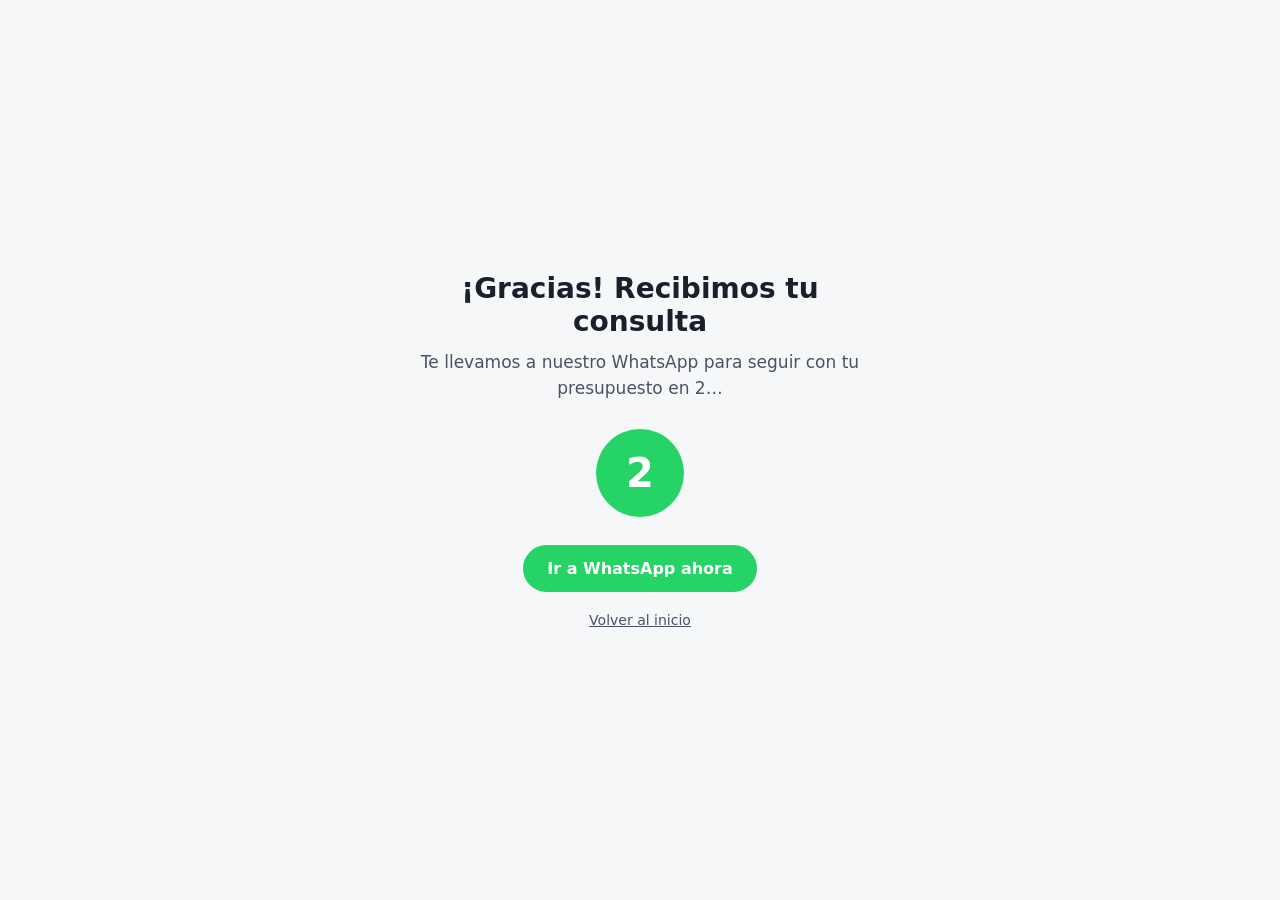
<file: mensaje-enviado/index.html>
<!doctype html>
<html lang="es-AR">
<head>
  <meta charset="utf-8">
  <meta name="viewport" content="width=device-width, initial-scale=1">
  <meta name="robots" content="noindex, nofollow">
  <title>Recibimos tu consulta | Climatización HD</title>
 
  <!-- Google Analytics 4 (el mismo bloque que en el resto de las páginas) -->
  <script async src="https://www.googletagmanager.com/gtag/js?id=G-SFQTQE2KG9"></script>
  <script>
    window.dataLayer = window.dataLayer || [];
    function gtag(){dataLayer.push(arguments);}
    gtag('js', new Date());
    gtag('config', 'G-SFQTQE2KG9');
  </script>
 
  <script>
    /*
     * 1. Conversión de formulario: BL_GA4_Form_complete (nombre exacto que usa Google Ads).
     *    GHL redirige acá después de enviar el formulario.
     *    Si la redirección se abre dentro del iframe, esta página pasa a la ventana principal
     *    y la conversión se cuenta una sola vez.
     * 2. A los 3 segundos manda a la persona al WhatsApp de Climatización HD.
     *    Esta redirección NO dispara BL_GA4.Click_Whatsapp (no es un clic), así que no
     *    se cuenta dos veces la misma consulta.
     */
    var HD_WHATSAPP = 'https://wa.me/5491135070888?text=' +
      encodeURIComponent('Hola! Acabo de pedir presupuesto en la web de Climatización HD.');
    var HD_SEGUNDOS = 3;
 
    (function () {
      if (window.top !== window.self) {
        try { window.top.location.href = location.href; return; } catch (e) {}
      }
      try { if (sessionStorage.getItem('hd_form_ok')) return; } catch (e) {}
      gtag('event', 'BL_GA4_Form_complete', { transport_type: 'beacon' });
      try { sessionStorage.setItem('hd_form_ok', '1'); } catch (e) {}
    })();
  </script>
 
  <style>
    * { box-sizing: border-box; }
    body {
      margin: 0; min-height: 100vh; display: flex; align-items: center; justify-content: center;
      font-family: system-ui, -apple-system, "Segoe UI", Roboto, sans-serif;
      background: #f6f7f9; color: #1a1f2b;
    }
    .gracias { max-width: 480px; padding: 48px 16px; text-align: center; }
    .gracias h1 { font-size: 28px; margin: 0 0 12px; }
    .gracias p { font-size: 17px; line-height: 1.5; margin: 0 0 28px; color: #4a5263; }
    .cuenta {
      width: 88px; height: 88px; margin: 0 auto 28px; border-radius: 50%;
      display: flex; align-items: center; justify-content: center;
      font-size: 40px; font-weight: 700; color: #fff; background: #25d366;
    }
    .boton {
      display: inline-block; padding: 14px 24px; border-radius: 999px;
      background: #25d366; color: #fff; font-weight: 600; text-decoration: none;
    }
    .volver { display: block; margin-top: 20px; color: #4a5263; font-size: 14px; }
  </style>
</head>
<body>
  <main class="gracias">
    <h1>¡Gracias! Recibimos tu consulta</h1>
    <p>Te llevamos a nuestro WhatsApp para seguir con tu presupuesto en <span id="seg">3</span>…</p>
    <div class="cuenta" id="cuenta">3</div>
    <a class="boton" id="ir" href="#">Ir a WhatsApp ahora</a>
    <a class="volver" href="/">Volver al inicio</a>
  </main>
 
  <script>
    (function () {
      var ir = document.getElementById('ir');
      var cuenta = document.getElementById('cuenta');
      var seg = document.getElementById('seg');
      ir.href = HD_WHATSAPP;
 
      var n = HD_SEGUNDOS;
      var t = setInterval(function () {
        n -= 1;
        if (n > 0) {
          cuenta.textContent = n;
          seg.textContent = n;
        } else {
          clearInterval(t);
          location.href = HD_WHATSAPP;
        }
      }, 1000);
    })();
  </script>
</body>
</html>
</file>
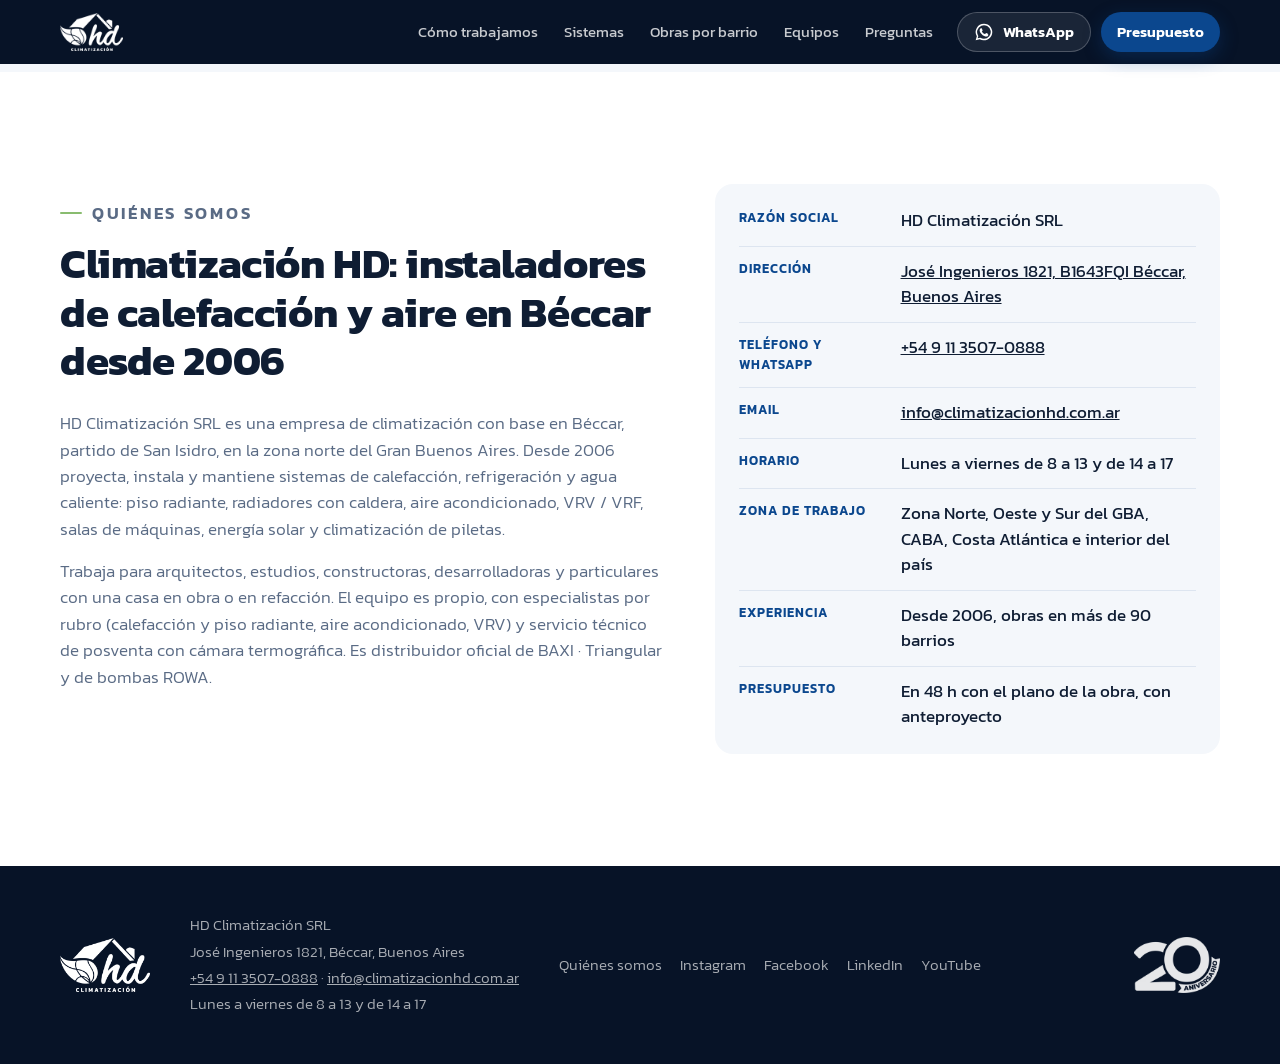
<file: nosotros/index.html>
<!doctype html>
<html lang="es-AR">
<head>
<meta charset="utf-8">
<!-- Google Analytics 4 (G-SFQTQE2KG9, vinculada a Google Ads) -->
<script async src="https://www.googletagmanager.com/gtag/js?id=G-SFQTQE2KG9"></script>
<script>
  window.dataLayer = window.dataLayer || [];
  function gtag(){dataLayer.push(arguments);}
  gtag('js', new Date());
  gtag('config', 'G-SFQTQE2KG9');
</script>
<meta name="viewport" content="width=device-width, initial-scale=1, viewport-fit=cover">
<title>Quiénes somos | Climatización HD, Béccar desde 2006</title>
<meta name="description" content="HD Climatización SRL: empresa de calefacción, piso radiante y aire acondicionado de Béccar, San Isidro, desde 2006. Dirección, horario y contacto.">
<link rel="canonical" href="https://climatizacionhd.com/nosotros/">
<meta name="robots" content="index, follow, max-image-preview:large">
<meta name="geo.region" content="AR-B">
<meta name="geo.placename" content="Béccar, San Isidro">
<meta property="og:type" content="website">
<meta property="og:locale" content="es_AR">
<meta property="og:site_name" content="Climatización HD">
<meta property="og:url" content="https://climatizacionhd.com/nosotros/">
<meta property="og:title" content="Climatización HD · 20 años climatizando obras">
<meta property="og:description" content="Piso radiante, radiadores, aire acondicionado y VRV para obras en GBA y CABA. Mandanos el plano: en 48 h tenés el presupuesto.">
<meta property="og:image" content="https://climatizacionhd.com/img/og.jpg">
<meta property="og:image:width" content="1200">
<meta property="og:image:height" content="630">
<meta property="og:image:alt" content="Climatización HD, calefacción y refrigeración para obras desde 2006">
<meta name="twitter:card" content="summary_large_image">
<meta name="twitter:title" content="Climatización HD · 20 años climatizando obras">
<meta name="twitter:description" content="Piso radiante, radiadores, aire acondicionado y VRV para obras en GBA y CABA. Presupuesto en 48 h.">
<meta name="twitter:image" content="https://climatizacionhd.com/img/og.jpg">
<meta name="theme-color" content="#071327">
<link rel="icon" type="image/png" sizes="192x192" href="/img/favicon.png">
<link rel="icon" type="image/png" sizes="32x32" href="/img/favicon-32.png">
<link rel="apple-touch-icon" href="/img/apple-touch-icon.png">
<link rel="alternate" type="text/plain" href="/llms.txt" title="Resumen para asistentes de IA">
<link rel="preconnect" href="https://fonts.googleapis.com">
<link rel="preconnect" href="https://fonts.gstatic.com" crossorigin>
<link rel="preload" as="style" href="https://fonts.googleapis.com/css2?family=Kanit:wght@300;400;500;600;700;800&display=swap">
<link href="https://fonts.googleapis.com/css2?family=Kanit:wght@300;400;500;600;700;800&display=swap" rel="stylesheet" media="print" onload="this.media='all'">
<noscript><link href="https://fonts.googleapis.com/css2?family=Kanit:wght@300;400;500;600;700;800&display=swap" rel="stylesheet"></noscript>
<link rel="stylesheet" href="/estilo.css">
<script type="application/ld+json">
{"@context":"https://schema.org","@type":"AboutPage","@id":"https://climatizacionhd.com/nosotros/#webpage","url":"https://climatizacionhd.com/nosotros/","name":"Quiénes somos | Climatización HD","inLanguage":"es-AR","isPartOf":{"@id":"https://climatizacionhd.com/#website"},"about":{"@id":"https://climatizacionhd.com/#negocio"},"mainEntity":{"@id":"https://climatizacionhd.com/#organization"},"breadcrumb":{"@type":"BreadcrumbList","itemListElement":[{"@type":"ListItem","position":1,"name":"Inicio","item":"https://climatizacionhd.com/"},{"@type":"ListItem","position":2,"name":"Quiénes somos","item":"https://climatizacionhd.com/nosotros/"}]}}
</script>
</head>
<body class="sub">

<!-- ============ BARRA SUPERIOR ============ -->
<header class="top" id="top">
  <div class="top-in">
    <a href="/#inicio" class="top-logo" aria-label="Climatización HD, ir al inicio"><img src="/img/logo-blanco.webp" alt="Climatización HD" width="320" height="192"></a>
    <nav class="top-nav" aria-label="Secciones">
      <a href="/#como">Cómo trabajamos</a>
      <a href="/#sistemas">Sistemas</a>
      <a href="/#barrios">Obras por barrio</a>
      <a href="/#productos">Equipos</a>
      <a href="/#faq">Preguntas</a>
    </nav>
    <div class="top-cta">
      <a class="btn btn-ghost btn-sm wa-link" data-msg="Hola, quiero hacer una consulta." href="https://wa.me/5491135070888?text=Hola%2C%20quiero%20hacer%20una%20consulta." target="_blank" rel="noopener" aria-label="Escribinos por WhatsApp"><svg class="ico" aria-hidden="true"><use href="#i-wa"/></svg><span>WhatsApp</span></a>
      <a class="btn btn-primary btn-sm" href="/#presupuesto">Presupuesto</a>
    </div>
  </div>
</header>

<main class="pagina-nos">

<!-- ============ QUIÉNES SOMOS ============ -->
<section class="nosotros" id="nosotros">
  <div class="wrap nos-in">
    <div class="nos-copy">
      <p class="eyebrow">Quiénes somos</p>
      <h1 class="nos-h1">Climatización HD: instaladores de calefacción y aire en Béccar desde 2006</h1>
      <p>HD Climatización SRL es una empresa de climatización con base en Béccar, partido de San Isidro, en la zona norte del Gran Buenos Aires. Desde 2006 proyecta, instala y mantiene sistemas de calefacción, refrigeración y agua caliente: piso radiante, radiadores con caldera, aire acondicionado, VRV / VRF, salas de máquinas, energía solar y climatización de piletas.</p>
      <p>Trabaja para arquitectos, estudios, constructoras, desarrolladoras y particulares con una casa en obra o en refacción. El equipo es propio, con especialistas por rubro (calefacción y piso radiante, aire acondicionado, VRV) y servicio técnico de posventa con cámara termográfica. Es distribuidor oficial de BAXI · Triangular y de bombas ROWA.</p>
    </div>
    <dl class="nos-datos">
      <div><dt>Razón social</dt><dd>HD Climatización SRL</dd></div>
      <div><dt>Dirección</dt><dd><a href="https://www.google.com/maps/search/?api=1&amp;query=Jos%C3%A9%20Ingenieros%201821%2C%20B%C3%A9ccar%2C%20Buenos%20Aires" target="_blank" rel="noopener">José Ingenieros 1821, B1643FQI Béccar, Buenos Aires</a></dd></div>
      <div><dt>Teléfono y WhatsApp</dt><dd><a href="tel:+5491135070888">+54 9 11 3507-0888</a></dd></div>
      <div><dt>Email</dt><dd><a href="mailto:info@climatizacionhd.com.ar">info@climatizacionhd.com.ar</a></dd></div>
      <div><dt>Horario</dt><dd>Lunes a viernes de 8 a 13 y de 14 a 17</dd></div>
      <div><dt>Zona de trabajo</dt><dd>Zona Norte, Oeste y Sur del GBA, CABA, Costa Atlántica e interior del país</dd></div>
      <div><dt>Experiencia</dt><dd>Desde 2006, obras en más de 90 barrios</dd></div>
      <div><dt>Presupuesto</dt><dd>En 48&nbsp;h con el plano de la obra, con anteproyecto</dd></div>
    </dl>
  </div>
</section>

</main>

<footer class="foot">
  <div class="wrap foot-in">
    <img src="/img/logo-blanco.webp" alt="Climatización HD" class="foot-logo" width="320" height="192" loading="lazy" decoding="async">
    <div class="foot-col">
      <p>HD Climatización SRL</p>
      <p>José Ingenieros 1821, Béccar, Buenos Aires</p>
      <p><a href="tel:+5491135070888">+54 9 11 3507-0888</a> · <a href="mailto:info@climatizacionhd.com.ar">info@climatizacionhd.com.ar</a></p>
      <p>Lunes a viernes de 8 a 13 y de 14 a 17</p>
    </div>
    <div class="foot-col foot-links">
      <a href="/nosotros/">Quiénes somos</a>
      <a href="https://www.instagram.com/hd_climatizacion/" target="_blank" rel="noopener">Instagram</a>
      <a href="https://www.facebook.com/hdclimatizacion/" target="_blank" rel="noopener">Facebook</a>
      <a href="https://ar.linkedin.com/company/climatizacion-hd" target="_blank" rel="noopener">LinkedIn</a>
      <a href="https://youtube.com/@climatizacionhd" target="_blank" rel="noopener">YouTube</a>
    </div>
    <img src="/img/sello-blanco.webp" alt="" class="foot-sello" width="240" height="156" loading="lazy" decoding="async">
  </div>
</footer>

<!-- Barra fija mobile -->
<div class="dock" id="dock">
  <a class="btn btn-wa wa-link" data-msg="Hola, quiero hacer una consulta." href="https://wa.me/5491135070888?text=Hola%2C%20quiero%20hacer%20una%20consulta." target="_blank" rel="noopener"><svg class="ico" aria-hidden="true"><use href="#i-wa"/></svg>WhatsApp</a>
  <a class="btn btn-primary" href="/#presupuesto">Pedir presupuesto</a>
</div>

<!-- Íconos -->
<svg width="0" height="0" style="position:absolute" aria-hidden="true">
  <symbol id="i-wa" viewBox="0 0 24 24"><path fill="currentColor" d="M12 2a10 10 0 0 0-8.6 15.1L2 22l5-1.3A10 10 0 1 0 12 2Zm0 18.2c-1.5 0-3-.4-4.3-1.2l-.3-.2-3 .8.8-2.9-.2-.3A8.2 8.2 0 1 1 12 20.2Zm4.5-6.1c-.2-.1-1.5-.7-1.7-.8-.2-.1-.4-.1-.6.1l-.8 1c-.1.2-.3.2-.5.1a6.7 6.7 0 0 1-3.3-2.9c-.3-.4.2-.4.7-1.4.1-.2 0-.3 0-.4l-.8-1.8c-.2-.5-.4-.4-.6-.4h-.5a1 1 0 0 0-.7.3 3 3 0 0 0-.9 2.2c0 1.3.9 2.5 1 2.7.1.2 1.8 2.8 4.4 3.9 1.6.7 2.3.8 3.1.6.5-.1 1.5-.6 1.7-1.2.2-.6.2-1.1.1-1.2l-.6-.3Z"/></symbol>
  <symbol id="i-regla" viewBox="0 0 24 24"><path fill="none" stroke="currentColor" stroke-width="1.7" stroke-linecap="round" stroke-linejoin="round" d="M3 21 21 3M7 21H3v-4M14 4l2 2M11 7l2 2M8 10l2 2M5 13l2 2M21 3v18H3"/></symbol>
  <symbol id="i-edif" viewBox="0 0 24 24"><path fill="none" stroke="currentColor" stroke-width="1.7" stroke-linecap="round" stroke-linejoin="round" d="M4 21V5l8-2v18M12 8h8v13M2 21h20M7 8h2M7 12h2M7 16h2M15 12h2M15 16h2"/></symbol>
  <symbol id="i-casa" viewBox="0 0 24 24"><path fill="none" stroke="currentColor" stroke-width="1.7" stroke-linecap="round" stroke-linejoin="round" d="M3 11 12 3l9 8M5 9.5V21h14V9.5M10 21v-6h4v6"/></symbol>
  <symbol id="i-rayo" viewBox="0 0 24 24"><path fill="none" stroke="currentColor" stroke-width="1.7" stroke-linejoin="round" d="M13 2 4 14h7l-1 8 9-12h-7l1-8Z"/></symbol>
  <symbol id="i-gota" viewBox="0 0 24 24"><path fill="none" stroke="currentColor" stroke-width="1.7" stroke-linejoin="round" d="M12 3s7 7.5 7 12a7 7 0 0 1-14 0c0-4.5 7-12 7-12Z"/></symbol>
  <symbol id="i-llama" viewBox="0 0 24 24"><path fill="none" stroke="currentColor" stroke-width="1.7" stroke-linejoin="round" d="M12 22a7 7 0 0 0 7-7c0-4-3-6-4-9-1 2-2 3-3 3 0-2-1-4-3-6 0 4-4 7-4 12a7 7 0 0 0 7 7Z"/></symbol>
  <symbol id="i-capas" viewBox="0 0 24 24"><path fill="none" stroke="currentColor" stroke-width="1.7" stroke-linejoin="round" d="m12 3 9 5-9 5-9-5 9-5ZM3 13l9 5 9-5M3 17l9 5 9-5"/></symbol>
  <symbol id="i-lupa" viewBox="0 0 24 24"><path fill="none" stroke="currentColor" stroke-width="2" stroke-linecap="round" d="M11 18a7 7 0 1 0 0-14 7 7 0 0 0 0 14Zm5-2 5 5"/></symbol>
  <symbol id="i-pin" viewBox="0 0 24 24"><path fill="none" stroke="currentColor" stroke-width="1.7" d="M12 22s7-6.5 7-12a7 7 0 0 0-14 0c0 5.5 7 12 7 12Zm0-9a3 3 0 1 0 0-6 3 3 0 0 0 0 6Z"/></symbol>
  <symbol id="i-reloj" viewBox="0 0 24 24"><path fill="none" stroke="currentColor" stroke-width="1.7" stroke-linecap="round" d="M12 22a10 10 0 1 0 0-20 10 10 0 0 0 0 20Zm0-15v5l3 2"/></symbol>
  <symbol id="i-flecha" viewBox="0 0 24 24"><path fill="none" stroke="currentColor" stroke-width="2" stroke-linecap="round" stroke-linejoin="round" d="M5 12h14m-6-6 6 6-6 6"/></symbol>
</svg>

<script src="/tracking.js" defer></script>
<script src="/app.js" defer></script>
</body>
</html>
</file>
<file: estilo.css>
/* Climatización HD · paleta del key visual 2026 (azul #0b478e, verdes de la hoja, rojo del techo, navy de los 20 años) */
:root{
  --navy:#071327; --navy-2:#0c1f3f; --navy-3:#132a52;
  --blue:#0b478e; --blue-2:#304c80; --blue-l:#e8f0fa;
  --green:#89bc6f; --green-d:#4a803c; --red:#9d0b0f;
  --heat:#ff7a3c; --cool:#7fd3ff;
  --ink:#0f1d33; --mute:#5a6b85; --bg:#f4f7fb; --card:#fff; --line:#dde5f0;
  --wa:#1fa855; --wa-d:#178a45;
  --r:18px; --r-s:12px;
  --sh:0 1px 2px rgba(7,19,39,.06),0 8px 28px rgba(7,19,39,.08);
  --pad:clamp(56px,9vw,112px);
}
*{box-sizing:border-box}
html{scroll-behavior:smooth;scroll-padding-top:72px;-webkit-text-size-adjust:100%}
body{margin:0;font-family:'Kanit',system-ui,sans-serif;font-weight:300;color:var(--ink);background:var(--bg);line-height:1.55;font-size:16.5px;-webkit-font-smoothing:antialiased;overflow-x:hidden}
img{max-width:100%;display:block}
a{color:inherit}
h1,h2,h3,h4{margin:0;line-height:1.08;font-weight:700;letter-spacing:-.01em}
h2{font-size:clamp(30px,4.6vw,50px);max-width:20ch}
h3{font-size:clamp(22px,2.6vw,28px)}
h4{font-size:18px;font-weight:600}
p{margin:0}
.wrap{max-width:1200px;margin:0 auto;padding:0 20px}
.ico{width:20px;height:20px;flex:none}
.eyebrow{font-size:13px;font-weight:600;letter-spacing:.16em;text-transform:uppercase;color:var(--blue);margin-bottom:14px;display:flex;align-items:center;gap:10px}
.eyebrow::before{content:"";width:22px;height:2px;background:var(--green);border-radius:2px}
.eyebrow-l{color:var(--green)}
.lead-s{color:var(--mute);font-size:18px;margin-top:16px;max-width:52ch}
.stars{font-style:normal;color:#f5b301;letter-spacing:.06em}

/* Botones */
.btn{display:inline-flex;align-items:center;justify-content:center;gap:9px;border-radius:999px;padding:13px 24px;font:600 16px/1 'Kanit',sans-serif;text-decoration:none;border:0;cursor:pointer;transition:transform .15s,background .2s,box-shadow .2s;white-space:nowrap;-webkit-tap-highlight-color:transparent}
.btn-sm{padding:9px 16px;font-size:14.5px}
.btn-lg{padding:17px 28px;font-size:17px}
.btn-block{width:100%}
.btn-primary{background:var(--blue);color:#fff;box-shadow:0 6px 18px rgba(11,71,142,.35)}
.btn-wa{background:var(--wa);color:#fff;box-shadow:0 6px 18px rgba(31,168,85,.3)}
.btn-ghost{background:rgba(255,255,255,.08);color:#fff;border:1px solid rgba(255,255,255,.22)}
@media (hover:hover){
  .btn:hover{transform:translateY(-2px)}
  .btn-primary:hover{background:#0d55a8}
  .btn-wa:hover{background:var(--wa-d)}
}
.btn:active{transform:scale(.98)}
.hero .btn-primary{background:#fff;color:var(--blue);box-shadow:0 8px 24px rgba(0,0,0,.25)}
@media (hover:hover){.hero .btn-primary:hover{background:#eaf2ff}}

/* Barra superior */
.top{position:fixed;inset:0 0 auto;z-index:50;transition:background .3s,box-shadow .3s,backdrop-filter .3s}
.top.solid{background:rgba(7,19,39,.88);backdrop-filter:blur(14px);-webkit-backdrop-filter:blur(14px);box-shadow:0 1px 0 rgba(255,255,255,.06)}
.top-in{max-width:1200px;margin:0 auto;padding:12px 20px;display:flex;align-items:center;gap:24px}
.top-logo img{height:38px;width:auto}
.top-nav{display:flex;gap:26px;margin-left:auto}
.top-nav a{color:rgba(255,255,255,.78);text-decoration:none;font-size:15px;font-weight:400}
.top-nav a:hover{color:#fff}
.top-cta{display:flex;gap:10px}
@media (max-width:900px){.top-nav{display:none}.top-cta{margin-left:auto}}
@media (max-width:520px){.top-cta .btn-ghost span{display:none}.top-cta .btn-ghost{padding:9px 11px}.top-logo img{height:32px}}

/* Hero */
.hero{position:relative;background:var(--navy);color:#fff;padding:96px 0 64px;overflow:hidden;isolation:isolate}
.hero-bg{position:absolute;inset:0;z-index:-1;background:
  radial-gradient(700px 420px at 85% 30%,rgba(255,122,60,.16),transparent 60%),
  radial-gradient(600px 500px at 10% 90%,rgba(11,71,142,.55),transparent 65%),
  radial-gradient(500px 300px at 50% 0%,rgba(48,76,128,.45),transparent 70%)}
.hero-bg::after{content:"";position:absolute;inset:0;background-image:linear-gradient(rgba(255,255,255,.035) 1px,transparent 1px),linear-gradient(90deg,rgba(255,255,255,.035) 1px,transparent 1px);background-size:40px 40px;mask-image:linear-gradient(180deg,#000,transparent 85%)}
.hero-in{display:grid;grid-template-columns:minmax(0,1.05fr) minmax(0,1fr);gap:56px;align-items:center}
.kicker{display:flex;align-items:center;gap:12px;font-size:14px;font-weight:500;letter-spacing:.12em;text-transform:uppercase;color:var(--green);margin-bottom:22px}
.kicker-sello{height:34px;width:auto}
.hero h1{font-size:clamp(38px,4.6vw,60px);font-weight:800;letter-spacing:-.02em}
.hero h1 span{display:block;font-weight:300;font-size:.62em;line-height:1.18;margin-top:12px;color:#d6e4f7}
.lead{font-size:19px;color:rgba(255,255,255,.75);margin-top:22px;max-width:46ch}
.hero-btns{display:flex;gap:12px;margin-top:30px;flex-wrap:wrap}
.hero-proof{list-style:none;padding:0;margin:36px 0 0;display:flex;gap:30px;flex-wrap:wrap}
.hero-proof li{display:flex;flex-direction:column;gap:2px;padding-left:14px;border-left:2px solid rgba(137,188,111,.6)}
.hero-proof b{font-size:22px;font-weight:600;display:flex;align-items:center;gap:8px}
.hero-proof b .stars{font-size:14px}
.hero-proof span{font-size:13.5px;color:rgba(255,255,255,.6)}

/* Plano interactivo */
.plano-card{background:linear-gradient(160deg,rgba(19,42,82,.85),rgba(7,19,39,.9));border:1px solid rgba(255,255,255,.1);border-radius:24px;padding:16px;box-shadow:0 30px 80px rgba(0,0,0,.45)}
.plano-head{display:flex;justify-content:center;margin-bottom:12px}
.plano-tabs{display:inline-flex;background:rgba(255,255,255,.06);border-radius:999px;padding:4px;gap:2px}
.plano-tabs button{background:none;border:0;color:rgba(255,255,255,.65);font:500 14px 'Kanit',sans-serif;padding:8px 16px;border-radius:999px;cursor:pointer;transition:.2s}
.plano-tabs button.on{background:#fff;color:var(--navy)}
.plano-stage{position:relative;border-radius:16px;overflow:hidden;background:rgba(3,10,24,.55)}
#planoSvg{width:100%;height:auto;display:block}
.plano-temp{position:absolute;right:14px;bottom:12px;background:rgba(7,19,39,.8);backdrop-filter:blur(8px);border:1px solid rgba(255,255,255,.12);border-radius:14px;padding:8px 14px;display:flex;align-items:baseline;gap:2px;font-weight:600;font-size:30px;line-height:1;transition:color .6s}
.plano-temp small{font-size:15px;font-weight:400;opacity:.7}
.plano-temp em{font-style:normal;font-size:11px;letter-spacing:.12em;text-transform:uppercase;opacity:.6;margin-left:8px;font-weight:400}
.plano-foot{font-size:13.5px;color:rgba(255,255,255,.6);margin:12px 6px 2px;min-height:3em}
.pipe{fill:none;stroke-linecap:round;stroke-linejoin:round}
.tag-bg{fill:rgba(7,19,39,.88);stroke:rgba(255,255,255,.18)}
.tag-tx{fill:#fff;font:500 9px 'Kanit',sans-serif;letter-spacing:.04em}
@keyframes flow{to{stroke-dashoffset:-40}}
@keyframes wave{0%{opacity:0;transform:translateY(0)}30%{opacity:.9}100%{opacity:0;transform:translateY(-16px)}}
@keyframes breeze{0%{opacity:0;transform:translate(0,0)}25%{opacity:.9}100%{opacity:0;transform:translate(var(--dx),var(--dy))}}
.flow{stroke-dasharray:6 14;animation:flow 1.4s linear infinite}
.wave{animation:wave 2.4s ease-out infinite;transform-box:fill-box}
.breeze{animation:breeze 2.2s ease-out infinite}

/* Perfiles */
.perfiles{padding:var(--pad) 0;background:#fff}
.perfil-tabs{display:grid;grid-template-columns:repeat(3,1fr);gap:12px;margin:36px 0 28px}
.perfil-btn{display:grid;grid-template-columns:auto 1fr;grid-template-rows:auto auto;column-gap:14px;text-align:left;align-items:center;background:var(--bg);border:1.5px solid transparent;border-radius:var(--r);padding:18px 20px;cursor:pointer;font-family:inherit;color:var(--ink);transition:.2s}
.perfil-btn .ico{grid-row:1/3;width:30px;height:30px;color:var(--blue)}
.perfil-btn b{font-weight:600;font-size:17px}
.perfil-btn span{font-size:14px;color:var(--mute)}
.perfil-btn.on{background:var(--blue);color:#fff;border-color:var(--blue);box-shadow:0 10px 30px rgba(11,71,142,.28)}
.perfil-btn.on .ico,.perfil-btn.on span{color:rgba(255,255,255,.85)}
.perfil-panel{display:none;grid-template-columns:1.1fr 1fr;gap:48px;align-items:center}
.perfil-panel.on{display:grid;animation:fadeUp .45s ease}
@keyframes fadeUp{from{opacity:0;transform:translateY(10px)}to{opacity:1;transform:none}}
.perfil-txt p{color:var(--mute);margin:16px 0 20px;font-size:17.5px}
.checks{list-style:none;padding:0;margin:0 0 28px;display:grid;gap:11px}
.checks li{position:relative;padding-left:32px;font-weight:400}
.checks li::before{content:"";position:absolute;left:0;top:3px;width:21px;height:21px;border-radius:50%;background:var(--green) url("data:image/svg+xml,%3Csvg xmlns='http://www.w3.org/2000/svg' viewBox='0 0 24 24'%3E%3Cpath d='m6 12 4 4 8-8' fill='none' stroke='%23fff' stroke-width='3' stroke-linecap='round' stroke-linejoin='round'/%3E%3C/svg%3E") center/14px no-repeat}
.perfil-img{margin:0;border-radius:var(--r);overflow:hidden;position:relative;aspect-ratio:4/3.2;box-shadow:var(--sh);background:var(--bg)}
.perfil-img img{width:100%;height:100%;object-fit:cover}
.perfil-img figcaption{position:absolute;left:14px;bottom:14px;background:rgba(7,19,39,.82);color:#fff;font-size:13px;padding:6px 12px;border-radius:999px;backdrop-filter:blur(6px)}

/* Cómo trabajamos */
.como{background:var(--navy);color:#fff;padding:var(--pad) 0;position:relative;overflow:hidden}
.como::before{content:"";position:absolute;inset:auto -10% -40% auto;width:700px;height:700px;background:radial-gradient(circle,rgba(11,71,142,.45),transparent 65%)}
.como .wrap{position:relative}
.pasos{list-style:none;padding:0;margin:48px 0 0;display:grid;grid-template-columns:repeat(3,1fr);gap:16px;counter-reset:p}
.pasos li{display:flex;gap:16px;background:rgba(255,255,255,.04);border:1px solid rgba(255,255,255,.08);border-radius:var(--r);padding:22px;transition:background .5s,border-color .5s,transform .5s;opacity:.55}
.pasos li.vis{opacity:1;background:rgba(255,255,255,.07);border-color:rgba(137,188,111,.35)}
.paso-n{font-weight:800;font-size:28px;color:var(--green);line-height:1}
.pasos p{color:rgba(255,255,255,.66);font-size:15px;margin-top:6px}
.gremios{margin-top:56px;background:#fff;color:var(--ink);border-radius:24px;padding:32px;display:grid;grid-template-columns:.8fr 2fr;gap:32px;align-items:center}
.gremios-head p{color:var(--mute);margin-top:8px}
.gremio-grid{display:grid;grid-template-columns:repeat(4,1fr);gap:12px}
.gremio{background:var(--bg);border-radius:var(--r-s);padding:18px}
.gremio .ico{width:26px;height:26px;color:var(--blue);margin-bottom:10px}
.gremio p{font-size:14px;color:var(--mute);margin-top:6px}

/* Sistemas */
.sistemas{padding:var(--pad) 0;background:var(--bg)}
.sis-tabs{display:flex;gap:8px;flex-wrap:wrap;margin:36px 0 24px}
.sis-tabs button{background:#fff;border:1px solid var(--line);color:var(--ink);font:500 15px 'Kanit',sans-serif;padding:10px 18px;border-radius:999px;cursor:pointer;transition:.2s}
.sis-tabs button.on{background:var(--navy);border-color:var(--navy);color:#fff}
.sis-panel{background:#fff;border-radius:24px;box-shadow:var(--sh);display:grid;grid-template-columns:1fr 1.1fr;overflow:hidden;min-height:460px}
.sis-panel.anim{animation:fadeUp .4s ease}
.sis-fotos{display:grid;grid-template-columns:1fr 1fr;grid-template-rows:1fr 1fr;gap:4px;background:var(--line)}
.sis-fotos img{width:100%;height:100%;object-fit:cover;object-position:center 30%;min-height:0}
.sis-fotos img:first-child{grid-row:1/3}
.sis-txt{padding:36px 40px;display:flex;flex-direction:column}
.sis-txt>p{color:var(--mute);margin-top:14px;font-size:17px}
.sis-dato{display:flex;align-items:center;gap:16px;background:linear-gradient(120deg,#eef6ea,#e8f0fa);border-radius:var(--r-s);padding:16px 18px;margin:22px 0}
.sis-dato b{font-size:38px;font-weight:800;color:var(--green-d);line-height:1}
.sis-dato span{font-size:14.5px;color:var(--ink)}
.sis-ideal{font-size:14.5px;color:var(--mute)}
.sis-ideal b{color:var(--ink);font-weight:500}
.sis-marcas{font-size:14px;color:var(--mute);margin-top:8px}
.sis-txt .btn{margin-top:auto;align-self:flex-start}
.sis-txt .sis-cta{padding-top:24px;margin-top:auto}

/* Barrios */
.barrios{background:linear-gradient(180deg,var(--navy-2),var(--navy));color:#fff;padding:var(--pad) 0;overflow:hidden}
.barrios-in{display:grid;grid-template-columns:1fr 1.15fr;gap:48px;align-items:center}
.barrios .lead-s{color:rgba(255,255,255,.65)}
.buscador{display:flex;align-items:center;gap:12px;background:#fff;color:var(--ink);border-radius:999px;padding:6px 8px 6px 20px;margin-top:28px;box-shadow:0 10px 40px rgba(0,0,0,.3)}
.buscador .ico{color:var(--mute)}
.buscador input{flex:1;border:0;outline:0;font:400 17px 'Kanit',sans-serif;padding:12px 4px;min-width:0;background:transparent;color:var(--ink)}
.barrio-res{min-height:76px;margin-top:16px}
.res-card{display:flex;align-items:center;gap:14px;background:rgba(255,255,255,.07);border:1px solid rgba(137,188,111,.4);border-radius:var(--r-s);padding:14px 16px;animation:fadeUp .3s ease;flex-wrap:wrap}
.res-card.no{border-color:rgba(255,255,255,.18)}
.res-card p{flex:1;min-width:200px;font-size:15.5px}
.res-card p b{color:var(--green);font-weight:600}
.res-lotes{flex-basis:100%;border-top:1px solid rgba(255,255,255,.1);padding-top:10px;font-size:14px;color:rgba(255,255,255,.75)}
.res-lotes>b{display:block;color:var(--green);font-weight:600;margin-bottom:4px}
.res-lotes ul{list-style:none;margin:0;padding:0;display:grid;gap:3px;max-height:190px;overflow:auto}
.res-lotes li span{color:#fff;font-weight:500}
.zona-tabs{display:flex;gap:8px;flex-wrap:wrap;margin-top:8px}
.zona-tabs button{background:rgba(255,255,255,.06);border:1px solid rgba(255,255,255,.14);color:rgba(255,255,255,.8);font:400 14px 'Kanit',sans-serif;padding:7px 14px;border-radius:999px;cursor:pointer}
.zona-tabs button.on{background:var(--green);border-color:var(--green);color:var(--navy);font-weight:500}
.zona-tabs button small{opacity:.7;margin-left:4px}
.barrios-cov{font-size:14px;color:rgba(255,255,255,.5);margin-top:18px}
.nube{display:flex;flex-wrap:wrap;gap:7px;align-content:center;justify-content:center;max-height:520px;overflow:hidden;mask-image:radial-gradient(ellipse 75% 70% at 50% 50%,#000 55%,transparent 100%);-webkit-mask-image:radial-gradient(ellipse 75% 70% at 50% 50%,#000 55%,transparent 100%)}
.nube span{font-size:14px;padding:5px 12px;border-radius:999px;background:rgba(255,255,255,.05);border:1px solid rgba(255,255,255,.08);color:rgba(255,255,255,.55);transition:all .35s;white-space:nowrap}
.nube span.hot{background:var(--green);color:var(--navy);border-color:var(--green);font-weight:500;transform:scale(1.08);box-shadow:0 0 24px rgba(137,188,111,.5)}
.nube span.dim{opacity:.25}
.nube span.pulse{animation:pulse 2.6s ease-in-out}
@keyframes pulse{0%,100%{background:rgba(255,255,255,.05);color:rgba(255,255,255,.55)}40%{background:rgba(137,188,111,.85);color:var(--navy)}}

/* Obras */
.obras{padding:var(--pad) 0;background:#fff}
.obras-grid{display:grid;grid-template-columns:repeat(4,1fr);grid-auto-rows:220px;grid-auto-flow:dense;gap:10px;margin-top:40px}
.obra{position:relative;border-radius:14px;overflow:hidden;margin:0;background:var(--bg)}
.obra img{width:100%;height:100%;object-fit:cover;object-position:center 25%;transition:transform .6s}
.obra.baked img{object-position:center}
.obra.w2{grid-column:span 2}.obra.h2{grid-row:span 2}
.obra figcaption{position:absolute;inset:auto 0 0;padding:30px 14px 12px;background:linear-gradient(transparent,rgba(7,19,39,.88));color:#fff;font-size:14px;line-height:1.3}
.obra figcaption b{display:block;font-weight:600;font-size:15px}
@media (hover:hover){.obra:hover img{transform:scale(1.04)}}

/* Opiniones */
.opiniones{padding:var(--pad) 0;background:var(--bg)}
.op-head{display:grid;grid-template-columns:auto 1fr;gap:40px;align-items:center}
.op-score{display:flex;align-items:center;gap:14px;background:#fff;border-radius:var(--r);padding:20px 24px;box-shadow:var(--sh)}
.op-score>b{font-size:56px;font-weight:800;color:var(--blue);line-height:1}
.op-score .stars{display:block;font-size:20px}
.op-score span{font-size:14px;color:var(--mute)}
.op-head h2{font-size:clamp(26px,3.4vw,38px);max-width:24ch}
.op-grid{display:grid;grid-template-columns:repeat(3,1fr);gap:16px;margin-top:40px}
.op{margin:0;background:#fff;border-radius:var(--r);padding:26px;box-shadow:var(--sh);display:flex;flex-direction:column;gap:14px;position:relative}
.op::before{content:"\201C";position:absolute;right:20px;top:4px;font-size:90px;line-height:1;color:var(--blue-l);font-weight:800}
.op p{font-size:16px;flex:1;position:relative}
.op cite{font-style:normal;font-weight:600;color:var(--blue)}
.marcas{margin-top:40px;display:flex;align-items:center;gap:20px 32px;flex-wrap:wrap;border-top:1px solid var(--line);padding-top:28px}
.marcas p{font-size:15px}
.marcas p b{font-weight:600;color:var(--blue);margin-right:8px}
.marcas ul{list-style:none;padding:0;margin:0;display:flex;flex-wrap:wrap;gap:8px 22px}
.marcas li{font-weight:600;font-size:17px;color:var(--mute);letter-spacing:.02em}

/* Productos */
.productos{padding:var(--pad) 0;background:#fff}
.prod-grid{display:grid;grid-template-columns:repeat(4,1fr);gap:12px;margin-top:36px}
.prod{display:flex;flex-direction:column;gap:6px;background:var(--bg);border:1px solid transparent;border-radius:var(--r);padding:20px;text-decoration:none;transition:.2s;position:relative}
.prod b{font-weight:600;font-size:17px}
.prod span{font-size:14px;color:var(--mute)}
.prod .ico{position:absolute;right:18px;top:20px;color:var(--wa);opacity:.7}
@media (hover:hover){.prod:hover{border-color:var(--wa);background:#fff;box-shadow:var(--sh)}}

/* FAQ */
.faq{padding:var(--pad) 0;background:var(--bg)}
.faq-in{display:grid;grid-template-columns:.8fr 1.4fr;gap:48px}
.faq-list details{background:#fff;border-radius:var(--r-s);margin-bottom:10px;box-shadow:0 1px 2px rgba(7,19,39,.05)}
.faq-list summary{list-style:none;cursor:pointer;padding:18px 54px 18px 22px;font-weight:500;font-size:17px;position:relative}
.faq-list summary::-webkit-details-marker{display:none}
.faq-list summary::after{content:"+";position:absolute;right:22px;top:50%;transform:translateY(-50%);font-size:26px;font-weight:300;color:var(--blue);transition:transform .2s}
.faq-list details[open] summary::after{transform:translateY(-50%) rotate(45deg)}
.faq-list details p{padding:0 22px 20px;color:var(--mute)}

/* Formulario */
.form-sec{background:var(--blue);color:#fff;padding:var(--pad) 0;position:relative;overflow:hidden}
.form-sec::before{content:"";position:absolute;width:800px;height:800px;left:-300px;top:-300px;background:radial-gradient(circle,rgba(137,188,111,.25),transparent 60%)}
.form-in{display:grid;grid-template-columns:.85fr 1.2fr;gap:56px;align-items:start;position:relative}
.form-sello{height:70px;width:auto;margin-bottom:24px}
.form-copy p{color:rgba(255,255,255,.8);margin-top:16px;font-size:18px}
.form-datos{list-style:none;padding:0;margin:28px 0 0;display:grid;gap:10px;font-size:15px;color:rgba(255,255,255,.85)}
.form-datos li{display:flex;gap:10px;align-items:center}
.form{background:#fff;color:var(--ink);border-radius:24px;padding:28px;box-shadow:0 30px 80px rgba(0,0,0,.25);display:grid;gap:18px}
.f-row{display:grid;grid-template-columns:1fr 1fr;gap:14px}
.form label{display:grid;gap:7px;font-size:14.5px;font-weight:500}
.form .opt{font-weight:300;color:var(--mute)}
.form input,.form select,.form textarea{font:400 16px 'Kanit',sans-serif;color:var(--ink);border:1.5px solid var(--line);border-radius:12px;padding:12px 14px;background:var(--bg);outline:0;transition:border-color .2s,background .2s;width:100%}
.form textarea{resize:vertical}
.form input:focus,.form select:focus,.form textarea:focus{border-color:var(--blue);background:#fff}
.form .bad{border-color:#d33}
.chips{display:flex;flex-wrap:wrap;gap:8px}
.chip{font:400 14.5px 'Kanit',sans-serif;background:var(--bg);border:1.5px solid var(--line);color:var(--ink);padding:8px 14px;border-radius:999px;cursor:pointer;transition:.15s}
.chip.on{background:var(--blue);border-color:var(--blue);color:#fff}
.chips.bad .chip{border-color:#e9a0a0}
.f-err{color:#c22;font-size:14px;min-height:0}
.f-err:empty{display:none}
.f-legal{font-size:13px;color:var(--mute);text-align:center;margin-top:-6px}

/* Footer */
.foot{background:var(--navy);color:rgba(255,255,255,.65);padding:48px 0;font-size:14.5px}
.foot-in{display:flex;align-items:center;gap:40px;flex-wrap:wrap}
.foot-logo{height:54px;width:auto}
.foot-col{display:grid;gap:4px}
.foot-links{display:flex;gap:18px}
.foot-links a{text-decoration:none;color:#fff}
.foot-sello{height:56px;width:auto;margin-left:auto;opacity:.9}

/* Dock mobile */
.dock{display:none}

/* ===== Responsive ===== */
@media (max-width:1000px){
  .hero-in{grid-template-columns:minmax(0,1fr);gap:36px}
  .perfil-panel,.barrios-in,.form-in,.faq-in,.sis-panel{grid-template-columns:minmax(0,1fr)!important}
  .pasos{grid-template-columns:1fr 1fr}
  .gremios{grid-template-columns:1fr}
  .gremio-grid{grid-template-columns:1fr 1fr}
  .sis-panel{grid-template-columns:1fr}
  .sis-fotos{height:300px}
  .barrios-in{grid-template-columns:1fr}
  .nube{max-height:300px}
  .obras-grid{grid-template-columns:repeat(2,1fr);grid-auto-rows:180px}
  .op-head{grid-template-columns:1fr;gap:20px}
  .op-grid{grid-template-columns:1fr}
  .prod-grid{grid-template-columns:1fr 1fr}
  .faq-in{grid-template-columns:1fr;gap:24px}
  .form-in{grid-template-columns:1fr;gap:32px}
}
@media (max-width:760px){
  body{font-size:16px}
  .hero{padding:78px 0 44px}
  .kicker{font-size:12px;margin-bottom:14px}
  .kicker-sello{height:28px}
  .hero h1{font-size:34px}
  .hero h1 span{font-size:21px;margin-top:8px}
  .lead{font-size:16px;margin-top:14px}
  .hero-btns{margin-top:20px;display:grid;grid-template-columns:minmax(0,1fr) auto}
  .hero-btns .btn-lg{padding:15px 18px;font-size:16px}
  .hero-proof{display:grid;grid-template-columns:repeat(3,auto);gap:10px;margin-top:22px;justify-content:start}
  .hide-m{display:none}
  .hero-proof li{padding-left:10px}
  .hero-proof b{font-size:17px}
  .hero-proof span{font-size:12px}
  .plano-tabs button{padding:7px 12px;font-size:13px}
  .plano-temp{font-size:22px;padding:6px 10px}
  .perfil-tabs{grid-template-columns:1fr;gap:8px;margin:24px 0 20px}
  .perfil-btn{padding:14px 16px}
  .perfil-panel{grid-template-columns:1fr;gap:24px}
  .perfil-img{order:-1;aspect-ratio:16/10}
  .pasos{grid-template-columns:1fr;gap:10px;margin-top:32px}
  .pasos li{padding:18px}
  .gremios{padding:22px;margin-top:36px}
  .gremio-grid{grid-template-columns:1fr}
  .sis-tabs{flex-wrap:nowrap;overflow-x:auto;margin:24px -20px 18px;padding:0 20px;scrollbar-width:none}
  .sis-tabs::-webkit-scrollbar{display:none}
  .sis-tabs button{flex:none}
  .sis-fotos{height:240px}
  .sis-txt{padding:24px 22px}
  .sis-dato b{font-size:30px}
  .obras-grid{grid-auto-rows:150px;gap:6px}
  .obra.baked img{object-position:center}
.obra.w2{grid-column:span 2}
  .obra figcaption{font-size:12px;padding:24px 10px 8px}
  .obra figcaption b{font-size:13px}
  .prod-grid{grid-template-columns:1fr}
  .f-row{grid-template-columns:1fr}
  .form{padding:22px 18px}
  .op-score>b{font-size:44px}
  .foot-sello{margin-left:0}
  .foot{padding-bottom:110px}
  .dock{display:grid;grid-template-columns:auto 1fr;gap:8px;position:fixed;left:0;right:0;bottom:0;z-index:60;padding:10px 12px calc(10px + env(safe-area-inset-bottom));background:rgba(255,255,255,.94);backdrop-filter:blur(12px);-webkit-backdrop-filter:blur(12px);border-top:1px solid var(--line);transform:translateY(110%);transition:transform .3s}
  .dock.show{transform:none}
  .dock .btn{padding:13px 18px}
}
@media (prefers-reduced-motion:reduce){
  *,*::before,*::after{animation:none!important;transition:none!important}
  html{scroll-behavior:auto}
}
.form-ghl{padding:10px;overflow:hidden}

/* ===== SEO V0 (20-10): contenido estático en el HTML ===== */
.hero h1 .h1-kw{display:block;font-size:clamp(14px,1.25vw,16px);font-weight:500;letter-spacing:.02em;line-height:1.35;color:rgba(255,255,255,.72);margin-bottom:14px;text-transform:none}
.pasos h3{font-size:18px;font-weight:600}
.sis-panel{display:none}
.sis-panel.on{display:grid}
.faq-list summary .faq-q{font:inherit;letter-spacing:normal;line-height:1.4;margin:0;display:inline}
.foot-col a{color:inherit}
.nosotros{padding:var(--pad) 0;background:#fff}
.nos-in{display:grid;grid-template-columns:1.2fr 1fr;gap:48px;align-items:start}
.nos-copy h2{font-size:clamp(28px,3.2vw,40px)}
.nos-copy p{color:var(--mute);margin-top:16px;font-size:17px}
.nos-datos{margin:0;background:var(--bg);border-radius:var(--r);padding:12px 24px;display:grid}
.nos-datos>div{display:grid;grid-template-columns:150px 1fr;gap:12px;padding:12px 0;border-bottom:1px solid var(--line)}
.nos-datos>div:last-child{border-bottom:0}
.nos-datos dt{font-size:13px;font-weight:600;letter-spacing:.08em;text-transform:uppercase;color:var(--blue)}
.nos-datos dd{margin:0;font-weight:400}
.nos-datos a{color:var(--ink)}
@media (max-width:1000px){.nos-in{grid-template-columns:minmax(0,1fr);gap:28px}}
@media (max-width:520px){.nos-datos{padding:6px 16px}.nos-datos>div{grid-template-columns:1fr;gap:2px}}
.btn>.hide-m{margin-left:-9px}
.pagina-nos{padding-top:72px}
.nos-h1{font-size:clamp(28px,4vw,42px);line-height:1.15;margin:.3em 0 .6em}
.sub .top{background:#071327}

/* ===== Cambios 21-10 (textos y modificaciones de HD) ===== */
/* Menú desplegable en celular */
.top-burger{display:none;width:40px;height:40px;border-radius:999px;border:1px solid rgba(255,255,255,.22);background:rgba(255,255,255,.08);cursor:pointer;padding:0;flex-direction:column;align-items:center;justify-content:center;gap:4px}
.top-burger span{display:block;width:16px;height:2px;border-radius:2px;background:#fff;transition:transform .25s,opacity .2s}
.top.open .top-burger span:nth-child(1){transform:translateY(6px) rotate(45deg)}
.top.open .top-burger span:nth-child(2){opacity:0}
.top.open .top-burger span:nth-child(3){transform:translateY(-6px) rotate(-45deg)}
@media (max-width:900px){
  .top-burger{display:inline-flex}
  .top.open{background:rgba(7,19,39,.97)}
  .top.open .top-nav{display:flex;flex-direction:column;gap:0;position:absolute;left:0;right:0;top:100%;background:rgba(7,19,39,.97);padding:6px 20px 18px;border-top:1px solid rgba(255,255,255,.08);box-shadow:0 18px 30px rgba(0,0,0,.3)}
  .top.open .top-nav a{padding:13px 0;font-size:17px;border-bottom:1px solid rgba(255,255,255,.07)}
  .top.open .top-nav a:last-child{border-bottom:0}
}
@media (max-width:520px){.top-cta{gap:6px}.top-cta .btn-primary{padding:9px 12px}}

/* Marcas: distribuidores oficiales también como logo */
.marcas li.of{color:var(--blue)}

/* Galería: fotos que se agrandan */
.obra{cursor:zoom-in}
.visor{position:fixed;inset:0;z-index:100;background:rgba(7,19,39,.94);display:flex;align-items:center;justify-content:center;padding:56px 16px}
.visor[hidden]{display:none}
.visor figure{margin:0;max-width:min(1100px,100%);max-height:100%;display:flex;flex-direction:column;align-items:center;gap:12px}
.visor img{max-width:100%;max-height:calc(100vh - 150px);object-fit:contain;border-radius:10px}
.visor figcaption{color:#fff;font-size:15px;text-align:center}
.visor-x,.visor-nav{position:absolute;background:rgba(255,255,255,.1);border:1px solid rgba(255,255,255,.2);color:#fff;border-radius:999px;cursor:pointer;font:300 28px/1 'Kanit',sans-serif;width:46px;height:46px;display:flex;align-items:center;justify-content:center}
.visor-x{top:14px;right:14px}
.visor-prev{left:14px;top:50%;transform:translateY(-50%)}
.visor-next{right:14px;top:50%;transform:translateY(-50%)}
@media (max-width:760px){.visor-nav{top:auto;bottom:14px;transform:none}}

/* HD Home (en construcción) */
.hdhome{padding:var(--pad) 0;background:linear-gradient(180deg,var(--navy-2),var(--navy));color:#fff}
.hdhome-in{display:flex;flex-direction:column;align-items:flex-start}
.hdhome .lead-s{color:rgba(255,255,255,.65);margin-bottom:24px}
.hdhome-tag{display:inline-block;margin-top:14px;font-size:13px;font-weight:600;letter-spacing:.12em;text-transform:uppercase;color:var(--navy);background:var(--green);padding:6px 12px;border-radius:999px}

/* Plano: número y separación de cada circuito */
.circ-bg{fill:rgba(7,19,39,.85)}
.circ-tx{fill:#fff;font:600 8.5px 'Kanit',sans-serif}

/* Nube: al buscar o filtrar, las coincidencias suben al principio y se ven */
.nube.filtra{align-content:flex-start;mask-image:linear-gradient(#000 70%,transparent);-webkit-mask-image:linear-gradient(#000 70%,transparent)}
</file>
